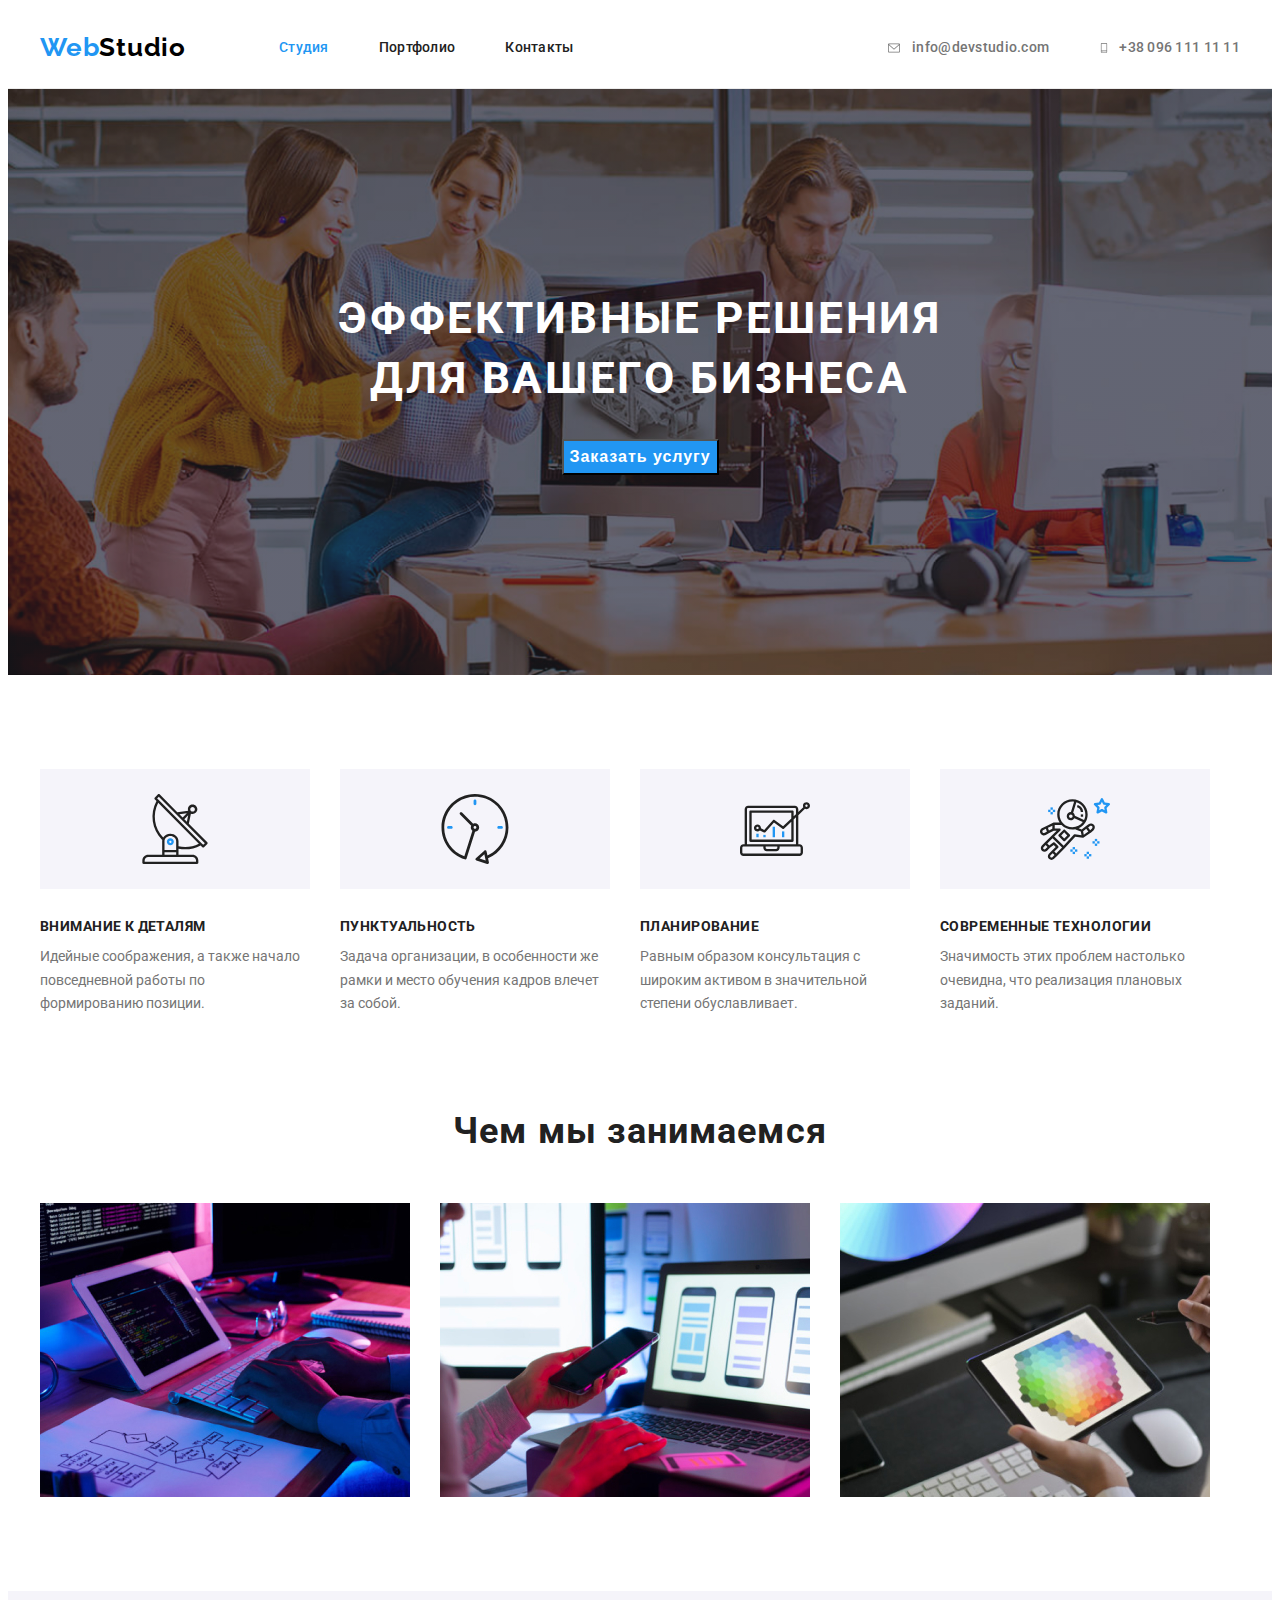
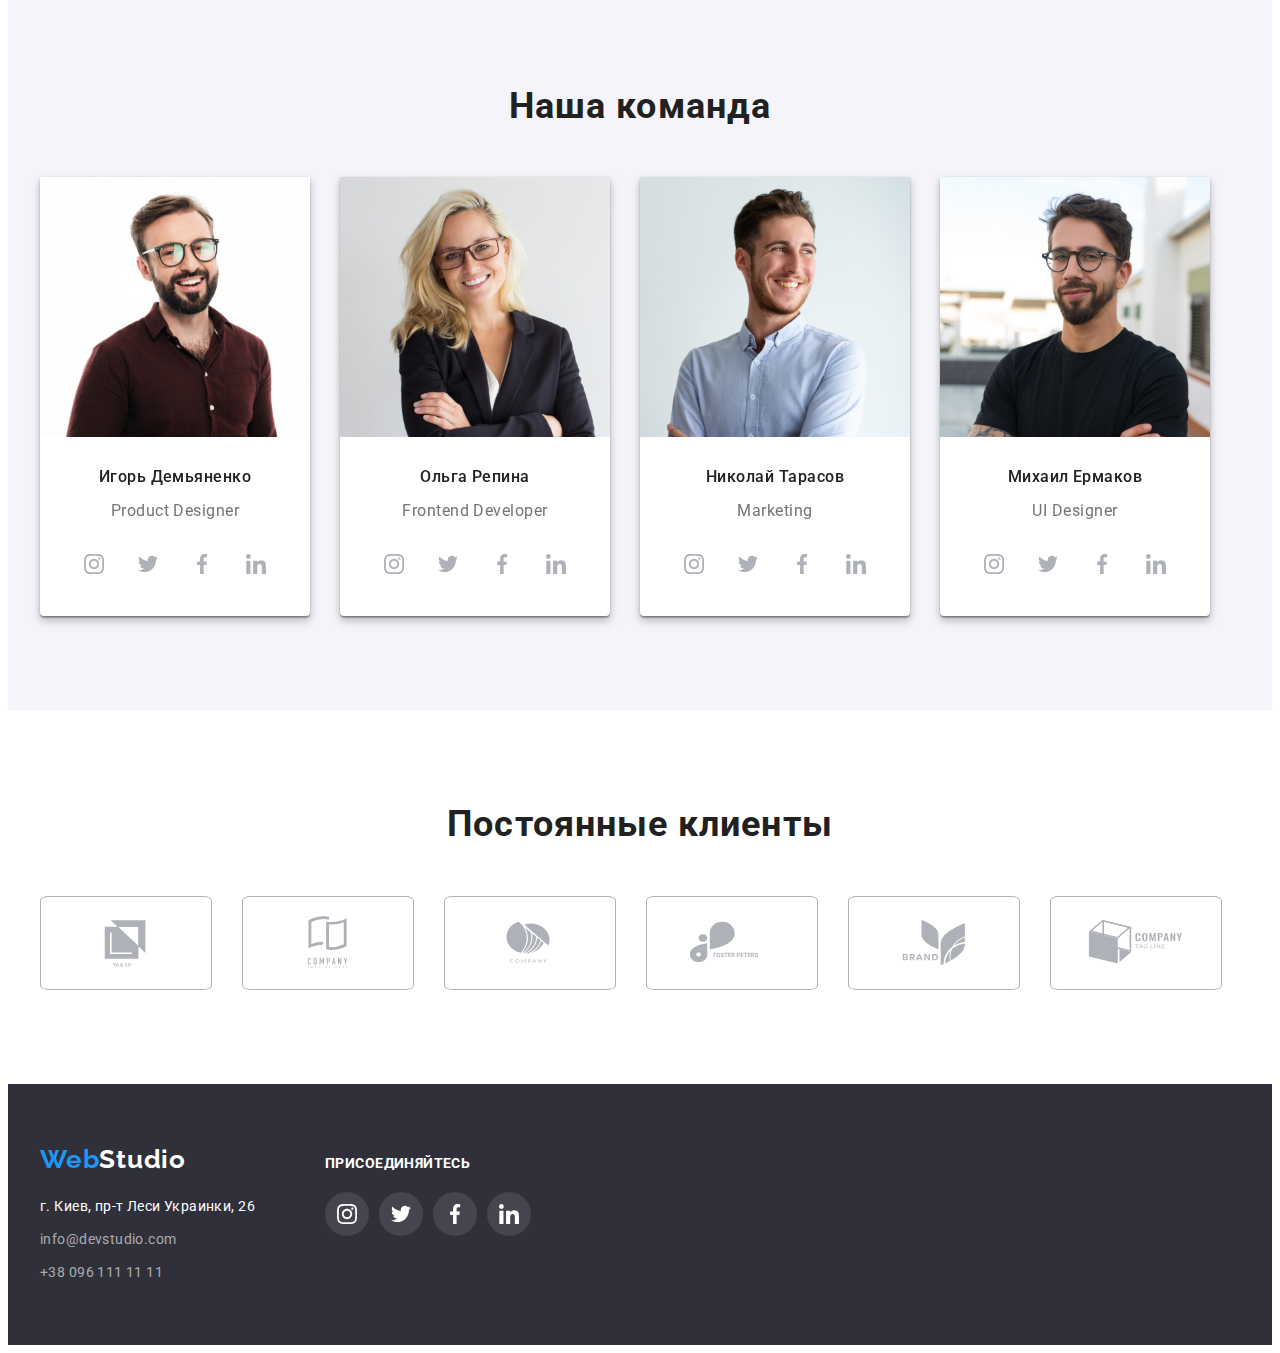
<file: index.html>
<!DOCTYPE html>
<html lang="en">

<head>
    <link rel=“preconnect” href=“https://fonts.gstatic.com”>
    <meta charset="UTF-8" />
    <link rel="preconnect" href="https://fonts.googleapis.com">
    <link rel="preconnect" href="https://fonts.gstatic.com" crossorigin>
    <link href="https://fonts.googleapis.com/css2?family=Raleway:wght@700&family=Roboto:wght@400;500;700;900&display=swap"
        rel="stylesheet">
    <title>Эффективные решения для вашего бизнеса</title>
   
    <link rel="stylesheet" href="https://cdnjs.cloudflare.com/ajax/libs/modern-normalize/1.1.0/modern-normalize.min.css"
        integrity="sha512-wpPYUAdjBVSE4KJnH1VR1HeZfpl1ub8YT/NKx4PuQ5NmX2tKuGu6U/JRp5y+Y8XG2tV+wKQpNHVUX03MfMFn9Q=="
           crossorigin="anonymous" referrerpolicy="no-referrer" />
    <link rel="stylesheet" href="css/style.css">
</head>

<body>
        <header class="header">
            <div class="container container-header">

                    <a class="header-logo link" href="index.html">
                    <span class="web">Web</span>Studio
                    </a>

                    <nav class="header-nav">
                        
                        <ul class="header-nav-list">
                            <li class="header-nav-list-item list"><a class="header-link link current" href="index.html">Студия</a></li>
                            <li class="header-nav-list-item list"><a class="header-link link" href="portfolio.html" rel="noopener noreferrer">Портфолио</a></li>
                            <li class="header-nav-list-item list"><a class="header-link link" href="">Контакты</a></li>
                        </ul>                                                        
                        
                    </nav>
                        

                    <ul class="contacts-list">
                        <li class="list contact-list-item contact-mail"><a class="contacts link" href="mailto:info@devstudio.com"><svg class="icon-mail"><use href="./images/sprite.svg#icon-envelope" width="16"  height="12"></use></svg>info@devstudio.com</a></li>
                        <li class="list contact-list-item contact-telefon"><a class="contacts link telefon" href="tel:+380961111111"><svg class="icon-telefon">
                            <use href="./images/sprite.svg#icon-smartphone" width="10" height="16"></use>
                        </svg>+38 096 111 11 11</a></li>
                    </ul>
            </div>
        </header>
        

<main>
        
        <section class="hero section">
            <div class="container hero-container">
                    <h1 class="hero-titel">Эффективные решения <br>
                        для вашего бизнеса</h1>
                    <button class="hero-button" type="button">Заказать услугу</button>
                </div>
        </section>

        

        
        <section class="main section">

            <div class="container">
                
                <ul class="main-list">
                    
                    <li class="main-list-item list icon-antena">
                        <h3 class="main-list-title">Внимание к деталям</h3>
                        <p class="main-list-text">Идейные соображения, а также начало повседневной работы по формированию позиции.</p></li>
                    
                    <li class="main-list-item list icon-clock">
                        <h3 class="main-list-title">Пунктуальность</h3>
                        <p class="main-list-text">Задача организации, в особенности же рамки и место обучения кадров влечет за собой.</p></li>
                    
                    <li class="main-list-item list  icon-computer">
                        <h3 class="main-list-title">Планирование</h3>
                        <p class="main-list-text">Равным образом консультация с широким активом в значительной степени обуславливает.</p></li>
                    
                    <li class="main-list-item list icon-astronaut">
                        <h3 class="main-list-title">Современные технологии</h3>
                        <p class="main-list-text">Значимость этих проблем настолько очевидна, что реализация плановых заданий.</p></li>
                </ul>

            </div>

        </section>

        
        <section class="section-first section">
            
            <div class="container container-first">
                
                <h2 class="section-title">Чем мы занимаемся</h2>

                <ul class="section-list">
                    <li class="section-list-item list"><img src="images/box1.jpg" alt="Печатает" width="370"/></li>
                    <li class="section-list-item list"><img src="images/box2.jpg" alt="Телефон в руке" width="370"/></li>
                    <li class="section-list-item list"><img src="images/box3.jpg" alt="Планшет в руке" width="370"/></li>
                </ul>

            </div>

        </section>
            

        <section class="section-second section">
            <div class="container">
                <h2 class="section-command">Наша команда</h2>

                <ul class="section-command-list">
                    <li class="section-command-item list"><img class="img-comand" src="images/ИгорьДемьяненко.jpg" alt="Игорь Демьяненко" width="270">
                        <div class="section-command-card">
                            <h3 class="section-command-title">Игорь Демьяненко</h3>
                            <p class="section-command-text">Product Designer</p>
                            
                            
                                
                                <ul class="master-socials socials">

                                    <li class="social-item list">
                                        <a href="https://www.instagram.com/" class="social-link link"  target="_blank">
                                            <svg class="social-icon" width="20px" height="20">
                                            <use href="./images/sprite.svg#icon-instagram"></use>
                                            </svg>
                                        </a>
                                    </li>

                                    <li class="social-item list">
                                        <a href="https://twitter.com/" class="social-link link" target="_blank">
                                            <svg class="social-icon" width="20px" height="20">
                                            <use href="./images/sprite.svg#icon-twitter"></use>
                                            </svg>
                                        </a>
                                    </li>

                                    <li class="social-item list">
                                        <a href="https://www.facebook.com/" class="social-link link" target="_blank">
                                            <svg class="social-icon" width="20px" height="20">
                                            <use href="./images/sprite.svg#icon-facebook"></use>
                                            </svg>
                                        </a>
                                    </li>

                                    <li class="social-item list">
                                        <a href="https://www.linkedin.com/" class="social-link link" target="_blank">
                                            <svg class="social-icon" width="20px" height="20">
                                            <use href="./images/sprite.svg#icon-linkedin"></use>
                                            </svg>
                                        </a>
                                    </li>
                                </ul>                                                     
                                
                                
                            
                        </div>
                    </li>
                    <li class="section-command-item list"><img class="img-comand" src="images/ОльгаРепина.jpg" alt="Ольга Репина" width="270">
                        <div class="section-command-card">
                            <h3 class="section-command-title">Ольга Репина</h3>
                            <p class="section-command-text">Frontend Developer</p>
                            
                                <ul class="master-socials socials">

                                        <li class="social-item list">
                                            <a href="https://www.instagram.com/" class="social-link link" target="_blank">
                                                <svg class="social-icon" width="20px" height="20">
                                                <use href="./images/sprite.svg#icon-instagram"></use>
                                                </svg>
                                            </a>
                                        </li>

                                        <li class="social-item list">
                                            <a href="https://twitter.com/" class="social-link link" target="_blank">
                                                <svg class="social-icon" width="20px" height="20">
                                                <use href="./images/sprite.svg#icon-twitter"></use>
                                                </svg>
                                            </a>
                                        </li>

                                        <li class="social-item list">
                                            <a href="https://www.facebook.com/" class="social-link link" target="_blank">
                                                <svg class="social-icon" width="20px" height="20">
                                                <use href="./images/sprite.svg#icon-facebook"></use>
                                                </svg>
                                            </a>
                                        </li>

                                        <li class="social-item list">
                                            <a href="https://www.linkedin.com/" class="social-link link" target="_blank">
                                                <svg class="social-icon" width="20px" height="20">
                                                <use href="./images/sprite.svg#icon-linkedin"></use>
                                                </svg>
                                            </a>
                                        </li>
                                    </ul>

                    </li>
                    <li class="section-command-item list"><img class="img-comand" src="images/НиколайТарасов.jpg" alt="Николай Тарасов" width="270">
                        <div class="section-command-card">
                            <h3 class="section-command-title">Николай Тарасов</h3>
                            <p class="section-command-text">Marketing</p>
                            
                                <ul class="master-socials socials">

                                        <li class="social-item list">
                                            <a href="https://www.instagram.com/" class="social-link link" target="_blank">
                                                <svg class="social-icon" width="20px" height="20">
                                                <use href="./images/sprite.svg#icon-instagram"></use>
                                                </svg>
                                            </a>
                                        </li>

                                        <li class="social-item list">
                                            <a href="https://twitter.com/" class="social-link link" target="_blank">
                                                <svg class="social-icon" width="20px" height="20">
                                                <use href="./images/sprite.svg#icon-twitter"></use>
                                                </svg>
                                            </a>
                                        </li>

                                        <li class="social-item list">
                                            <a href="https://www.facebook.com/" class="social-link link" target="_blank">
                                                <svg class="social-icon" width="20px" height="20">
                                                <use href="./images/sprite.svg#icon-facebook"></use>
                                                </svg>
                                            </a>
                                        </li>

                                        <li class="social-item list">
                                            <a href="https://www.linkedin.com/" class="social-link link" target="_blank">
                                                <svg class="social-icon" width="20px" height="20">
                                                <use href="./images/sprite.svg#icon-linkedin"></use>
                                                </svg>
                                            </a>
                                        </li>
                                    </ul>
                        </div>
                    </li>
                    <li class="section-command-item list"><img class="img-comand" src="images/МихаилЕрмаков.jpg" alt="Михаил Ермаков" width="270">
                        <div class="section-command-card">
                            <h3 class="section-command-title">Михаил Ермаков</h3>
                            <p class="section-command-text">UI Designer</p>
                            
                                <ul class="master-socials socials">

                                        <li class="social-item list">
                                            <a href="https://www.instagram.com/" class="social-link link" target="_blank">
                                                <svg class="social-icon" width="20px" height="20">
                                                <use href="./images/sprite.svg#icon-instagram"></use>
                                                </svg>
                                            </a>
                                        </li>

                                        <li class="social-item list">
                                            <a href="https://twitter.com/" class="social-link link" target="_blank">
                                                <svg class="social-icon" width="20px" height="20">
                                                <use href="./images/sprite.svg#icon-twitter"></use>
                                                </svg>
                                            </a>
                                        </li>

                                        <li class="social-item list">
                                            <a href="https://www.facebook.com/" class="social-link link" target="_blank">
                                                <svg class="social-icon" width="20px" height="20">
                                                <use href="./images/sprite.svg#icon-facebook"></use>
                                                </svg>
                                            </a>
                                        </li>

                                        <li class="social-item list">
                                            <a href="https://www.linkedin.com/" class="social-link link" target="_blank">
                                                <svg class="social-icon" width="20px" height="20">
                                                <use href="./images/sprite.svg#icon-linkedin"></use>
                                                </svg>
                                            </a>
                                        </li>
                                    </ul>
                        </div>
                    </li>
                </ul>
            </div>
        </section>

        <section class="client">

                <div class="container">
                    <h2 class="client-titel">Постоянные клиенты</h2>
                    
                    <ul class="client-list list">
                        <li class="client-list-item list">
                            <a href="" class="client-list-link link">
                                <svg class="client-icon">
                                <use href="./images/sprite.svg#icon-Logo1" width="106" height="60"></use>
                                </svg>
                            </a>
                            
                        </li>
                        <li class="client-list-item list">
                            <a href="" class="client-list-link link">
                                <svg class="client-icon">
                                <use href="./images/sprite.svg#icon-Logo2" width="106" height="60"></use>
                                </svg>
                            </a>
                            
                        </li>
                        <li class="client-list-item list">
                            <a href="" class="client-list-link link">
                                <svg class="client-icon">
                                <use href="./images/sprite.svg#icon-Logo3" width="106" height="60"></use>
                                </svg>
                            </a>
                            
                        </li>
                        <li class="client-list-item list">
                            <a href="" class="client-list-link link">
                                <svg class="client-icon">
                                <use href="./images/sprite.svg#icon-Logo4" width="106" height="60"></use>
                                </svg>
                            </a>
                            
                        </li>
                        <li class="client-list-item list">
                            <a href="" class="client-list-link link">
                                <svg class="client-icon">
                                <use href="./images/sprite.svg#icon-Logo5" width="106" height="60"></use>
                                </svg>
                            </a>
                            
                        </li>
                        <li class="client-list-item list">
                            <a href="" class="client-list-link link">
                                <svg class="client-icon">
                                <use href="./images/sprite.svg#icon-Logo6" width="106" height="60"></use>
                                </svg>
                            </a>
                            
                        </li>
                    </ul>
                </div>

        </section>

    </main>

    <footer class="footer">
        <div class="container">

            <div>
            <a class="footer-logo link" href="">
                <span class="web">Web</span><span class="studio-footer">Studio</span> 
            </a>

            
                <address class="adress">
                    <p class="adress-text">г. Киев, пр-т Леси Украинки, 26</p>
                    <a class="contacts-footer link" href="mailto:info@devstudio.com">info@devstudio.com</a>
                    <a class="contacts-footer link" href="tel:+380961111111">+38 096 111 11 11</a>
                </address>
            
            </div>
         

         
            <div class="footer-socials-container">
            <h3 class="footer-titel">ПРИСОЕДИНЯЙТЕСЬ</h3>
            <ul class="footer-socials socials">
            
                <li class="social-item-footer">
                    <a href="https://www.instagram.com/" class="social-link-footer link" target="_blank">
                        <svg class="social-icon" width="20px" height="20">
                            <use href="./images/sprite.svg#icon-instagram"></use>
                        </svg>
                    </a>
                </li>
            
                <li class="social-item-footer">
                    <a href="https://twitter.com/" class="social-link-footer link" target="_blank">
                        <svg class="social-icon" width="20px" height="20">
                            <use href="./images/sprite.svg#icon-twitter"></use>
                        </svg>
                    </a>
                </li>
            
                <li class="social-item-footer">
                    <a href="https://www.facebook.com/" class="social-link-footer link" target="_blank">
                        <svg class="social-icon" width="20px" height="20">
                            <use href="./images/sprite.svg#icon-facebook"></use>
                        </svg>
                    </a>
                </li>
            
                <li class="social-item-footer">
                    <a href="https://www.linkedin.com/" class="social-link-footer link" target="_blank">
                        <svg class="social-icon" width="20px" height="20">
                            <use href="./images/sprite.svg#icon-linkedin"></use>
                        </svg>
                    </a>
                </li>
            </ul>
            </div>
        </div>
       
    </footer>
    
</body>

</html>
</file>
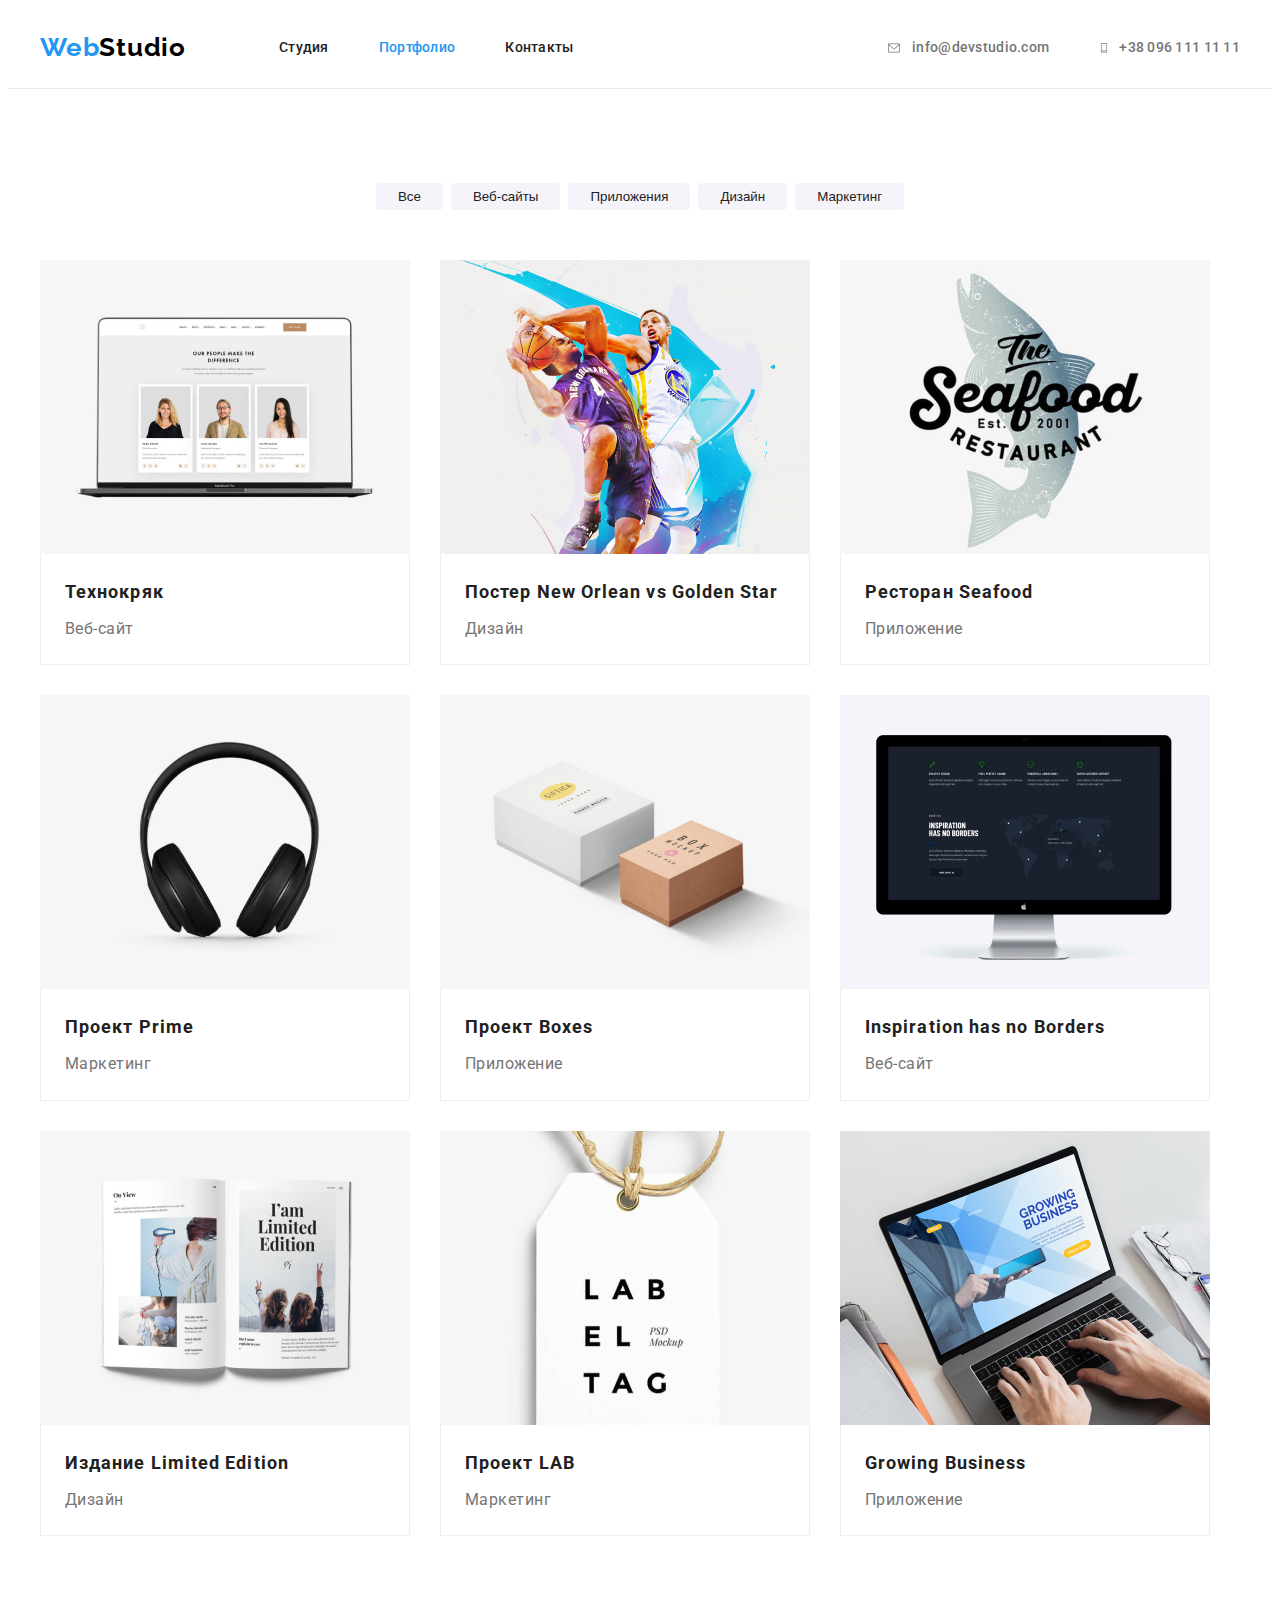
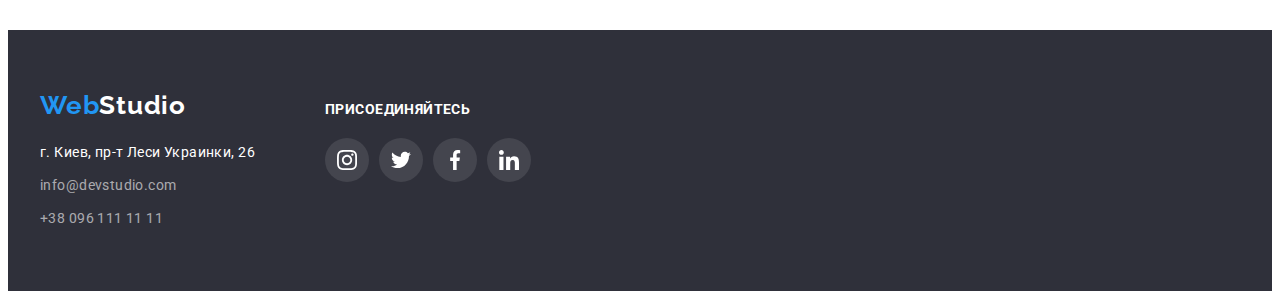
<file: portfolio.html>
<!DOCTYPE html>
<html lang="en">
<head>
    <link rel=“preconnect” href=“https://fonts.gstatic.com”>
   
    <meta charset="UTF-8" />
    <link rel="preconnect" href="https://fonts.googleapis.com">
    <link rel="preconnect" href="https://fonts.gstatic.com" crossorigin>
    <link
        href="https://fonts.googleapis.com/css2?family=Raleway:wght@700&family=Roboto:wght@400;500;700;900&display=swap"
        rel="stylesheet">
    <title>Эффективные решения для вашего бизнеса</title>
    <link rel="stylesheet" href="https://cdnjs.cloudflare.com/ajax/libs/modern-normalize/1.1.0/modern-normalize.min.css"
        integrity="sha512-wpPYUAdjBVSE4KJnH1VR1HeZfpl1ub8YT/NKx4PuQ5NmX2tKuGu6U/JRp5y+Y8XG2tV+wKQpNHVUX03MfMFn9Q=="
        crossorigin="anonymous" referrerpolicy="no-referrer" />
    <link rel="stylesheet" href="css/style.css">
</head>
<body>
            <header class="header">
                <div class="container container-header">
            
                    <a class="header-logo link" href="index.html">
                        <span class="web">Web</span>Studio
                    </a>
            
                    <nav class="header-nav">
            
                        <ul class="header-nav-list">
                            <li class="header-nav-list-item list"><a class="header-link link" href="index.html">Студия</a>
                            </li>
                            <li class="header-nav-list-item list"><a class="header-link link current" href="portfolio.html"
                                    rel="noopener noreferrer">Портфолио</a></li>
                            <li class="header-nav-list-item list"><a class="header-link link" href="">Контакты</a></li>
                        </ul>
            
                    </nav>
            
            
                    <ul class="contacts-list">
                        <li class="list contact-list-item contact-mail"><a class="contacts link"
                                href="mailto:info@devstudio.com"><svg class="icon-mail">
                                    <use href="./images/sprite.svg#icon-envelope" width="16" height="12"></use>
                                </svg>info@devstudio.com</a></li>
                        <li class="list contact-list-item contact-telefon"><a class="contacts link telefon"
                                href="tel:+380961111111"><svg class="icon-telefon">
                                    <use href="./images/sprite.svg#icon-smartphone" width="10" height="16"></use>
                                </svg>+38 096 111 11 11</a></li>
                    </ul>
                </div>
            </header>
    
    <main>
        
        <section class="section-portfolio">

            <div class="container">

                <ul class="button-list">                
                    <li class="button-list-item list"><button class="hero-button-portfolio" type="button">Все</button></li> 
                    <li class="button-list-item list"><button class="hero-button-portfolio" type="button">Веб-сайты</button></li>
                    <li class="button-list-item list"><button class="hero-button-portfolio" type="button">Приложения</button></li>
                    <li class="button-list-item list"><button class="hero-button-portfolio" type="button">Дизайн</button></li>
                    <li class="button-list-item list"><button class="hero-button-portfolio" type="button">Маркетинг</button></li>
                </ul>
            
               
            
                <ul class="main-portfolio-list">

                    <li class="main-portfolio-list-item list"> 
                        <a class="prtfolio-pics" href=""> <img class="portfolio-img" src="images/Portfolio/img.jpg" alt="Экран монитора" width="370">
                            <div class="main-portfolio-content">
                                <h3 class="main-portfolio-titel">Технокряк</h3>
                                <p class="main-portfolio-text">Веб-сайт</p>
                            </div>
                        </a>
                    </li>
                    

                    <li class="main-portfolio-list-item list"> 
                        <a class="prtfolio-pics" href=""> <img class="portfolio-img" src="images/Portfolio/img1.jpg" alt="Баскетболисты" width="370">
                            <div class="main-portfolio-content">
                                <h3 class="main-portfolio-titel">Постер New Orlean vs Golden Star</h3>
                                <p class="main-portfolio-text">Дизайн</p>
                            </div>
                        </a>
                    </li>

                    <li class="main-portfolio-list-item list"> 
                        <a class="prtfolio-pics" href=""> <img class="portfolio-img" src="images/Portfolio/img2.jpg" alt="Логотип ресторана" width="370">
                            <div class="main-portfolio-content">
                                <h3 class="main-portfolio-titel">Ресторан Seafood</h3>
                                <p class="main-portfolio-text">Приложение</p>
                            </div>
                        </a>
                    </li>

                    <li class="main-portfolio-list-item list"> 
                        <a class="prtfolio-pics" href=""> <img class="portfolio-img" src="images/Portfolio/img3.jpg" alt="Наушники" width="370">
                            <div class="main-portfolio-content">
                                <h3 class="main-portfolio-titel">Проект Prime</h3>
                                <p class="main-portfolio-text">Маркетинг</p>
                            </div>
                        </a>
                    </li>

                    <li class="main-portfolio-list-item list"> 
                        <a class="prtfolio-pics" href=""> <img class="portfolio-img" src="images/Portfolio/img4.jpg" alt="Кубики" width="370">
                            <div class="main-portfolio-content">
                                <h3 class="main-portfolio-titel">Проект Boxes</h3>
                                <p class="main-portfolio-text">Приложение</p>
                            </div>
                        </a>
                    </li>

                    <li class="main-portfolio-list-item list"> 
                        <a class="prtfolio-pics" href=""> <img class="portfolio-img" src="images/Portfolio/img5.jpg" alt="Монитор" width="370">
                            <div class="main-portfolio-content">
                                <h3 class="main-portfolio-titel">Inspiration has no Borders</h3>
                                <p class="main-portfolio-text">Веб-сайт</p>
                            </div>
                        </a>
                    </li>

                    <li class="main-portfolio-list-item list"> 
                        <a class="prtfolio-pics" href=""> <img class="portfolio-img" src="images/Portfolio/img6.jpg" alt="Открытая книга" width="370">
                            <div class="main-portfolio-content">
                                <h3 class="main-portfolio-titel">Издание Limited Edition</h3>
                                <p class="main-portfolio-text">Дизайн</p>
                            </div>
                        </a>
                    </li>

                    <li class="main-portfolio-list-item list"> 
                        <a class="prtfolio-pics" href=""> <img class="portfolio-img" src="images/Portfolio/img7.jpg" alt="Лейба" width="370">
                            <div class="main-portfolio-content">
                                <h3 class="main-portfolio-titel">Проект LAB</h3>
                                <p class="main-portfolio-text">Маркетинг</p>
                            </div>
                        </a>
                    </li>

                    <li class="main-portfolio-list-item list"> 
                        <a class="prtfolio-pics" href=""> <img class="portfolio-img" src="images/Portfolio/img8.jpg" alt="Печатает на ноутбуке" width="370">
                            <div class="main-portfolio-content">
                                <h3 class="main-portfolio-titel">Growing Business</h3>
                                <p class="main-portfolio-text">Приложение</p>
                            </div>
                        </a>
                    </li>

                </ul>
            </div>
        </section>
    </main>
        
        <footer class="footer">
            <div class="container">
        
                <div>
                    <a class="footer-logo link" href="">
                        <span class="web">Web</span><span class="studio-footer">Studio</span>
                    </a>
        
        
                    <address class="adress">
                        <p class="adress-text">г. Киев, пр-т Леси Украинки, 26</p>
                        <a class="contacts-footer link" href="mailto:info@devstudio.com">info@devstudio.com</a>
                        <a class="contacts-footer link" href="tel:+380961111111">+38 096 111 11 11</a>
                    </address>
        
                </div>
        
        
        
                <div class="footer-socials-container">
                    <h3 class="footer-titel">ПРИСОЕДИНЯЙТЕСЬ</h3>
                    <ul class="footer-socials socials">
        
                        <li class="social-item-footer">
                            <a href="https://www.instagram.com/" class="social-link-footer link" target="_blank">
                                <svg class="social-icon" width="20px" height="20">
                                    <use href="./images/sprite.svg#icon-instagram"></use>
                                </svg>
                            </a>
                        </li>
        
                        <li class="social-item-footer">
                            <a href="https://twitter.com/" class="social-link-footer link" target="_blank">
                                <svg class="social-icon" width="20px" height="20">
                                    <use href="./images/sprite.svg#icon-twitter"></use>
                                </svg>
                            </a>
                        </li>
        
                        <li class="social-item-footer">
                            <a href="https://www.facebook.com/" class="social-link-footer link" target="_blank">
                                <svg class="social-icon" width="20px" height="20">
                                    <use href="./images/sprite.svg#icon-facebook"></use>
                                </svg>
                            </a>
                        </li>
        
                        <li class="social-item-footer">
                            <a href="https://www.linkedin.com/" class="social-link-footer link" target="_blank">
                                <svg class="social-icon" width="20px" height="20">
                                    <use href="./images/sprite.svg#icon-linkedin"></use>
                                </svg>
                            </a>
                        </li>
                    </ul>
                </div>
            </div>
        
        </footer>
    
</body>
</html>
</file>
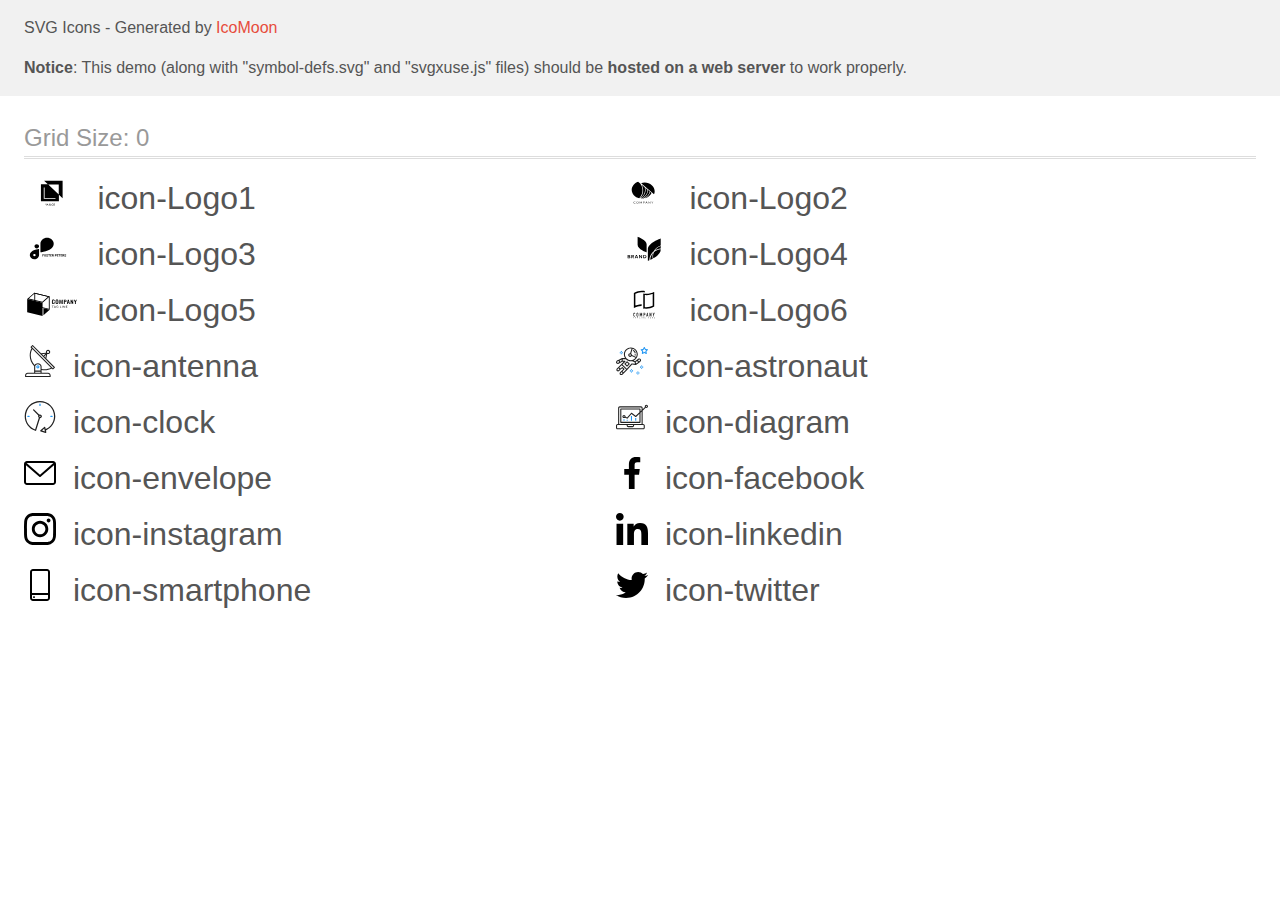
<file: svg/icomoon/demo-external-svg.html>
<!doctype html>
<html>
<head>
    <title>IcoMoon - SVG Icons</title>
    <meta charset="utf-8">
    <meta name="viewport" content="width=device-width, initial-scale=1">
    <link rel="stylesheet" href="demo-files/demo.css">
    <link rel="stylesheet" href="style.css">
</head>
<body>
<header class="bgc1 clearfix">
<div class="mhl">
    <p>SVG Icons - Generated by <a href="https://icomoon.io/app">IcoMoon</a></p><p><strong>Notice</strong>: This demo (along with "symbol-defs.svg" and "svgxuse.js" files) should be <b>hosted on a web server</b> to work properly.</p>
</div>
</header>
    <div class="clearfix mhl ptl">
        <h1 class="mvm mtn fgc1">Grid Size: 0</h1>
        <div class="glyph fs1">
            <div class="clearfix pbs">
                <svg class="icon icon-Logo1"><use xlink:href="symbol-defs.svg#icon-Logo1"></use></svg><span class="name"> icon-Logo1</span>
            </div>
        </div>
        <div class="glyph fs1">
            <div class="clearfix pbs">
                <svg class="icon icon-Logo2"><use xlink:href="symbol-defs.svg#icon-Logo2"></use></svg><span class="name"> icon-Logo2</span>
            </div>
        </div>
        <div class="glyph fs1">
            <div class="clearfix pbs">
                <svg class="icon icon-Logo3"><use xlink:href="symbol-defs.svg#icon-Logo3"></use></svg><span class="name"> icon-Logo3</span>
            </div>
        </div>
        <div class="glyph fs1">
            <div class="clearfix pbs">
                <svg class="icon icon-Logo4"><use xlink:href="symbol-defs.svg#icon-Logo4"></use></svg><span class="name"> icon-Logo4</span>
            </div>
        </div>
        <div class="glyph fs1">
            <div class="clearfix pbs">
                <svg class="icon icon-Logo5"><use xlink:href="symbol-defs.svg#icon-Logo5"></use></svg><span class="name"> icon-Logo5</span>
            </div>
        </div>
        <div class="glyph fs1">
            <div class="clearfix pbs">
                <svg class="icon icon-Logo6"><use xlink:href="symbol-defs.svg#icon-Logo6"></use></svg><span class="name"> icon-Logo6</span>
            </div>
        </div>
        <div class="glyph fs1">
            <div class="clearfix pbs">
                <svg class="icon icon-antenna"><use xlink:href="symbol-defs.svg#icon-antenna"></use></svg><span class="name"> icon-antenna</span>
            </div>
        </div>
        <div class="glyph fs1">
            <div class="clearfix pbs">
                <svg class="icon icon-astronaut"><use xlink:href="symbol-defs.svg#icon-astronaut"></use></svg><span class="name"> icon-astronaut</span>
            </div>
        </div>
        <div class="glyph fs1">
            <div class="clearfix pbs">
                <svg class="icon icon-clock"><use xlink:href="symbol-defs.svg#icon-clock"></use></svg><span class="name"> icon-clock</span>
            </div>
        </div>
        <div class="glyph fs1">
            <div class="clearfix pbs">
                <svg class="icon icon-diagram"><use xlink:href="symbol-defs.svg#icon-diagram"></use></svg><span class="name"> icon-diagram</span>
            </div>
        </div>
        <div class="glyph fs1">
            <div class="clearfix pbs">
                <svg class="icon icon-envelope"><use xlink:href="symbol-defs.svg#icon-envelope"></use></svg><span class="name"> icon-envelope</span>
            </div>
        </div>
        <div class="glyph fs1">
            <div class="clearfix pbs">
                <svg class="icon icon-facebook"><use xlink:href="symbol-defs.svg#icon-facebook"></use></svg><span class="name"> icon-facebook</span>
            </div>
        </div>
        <div class="glyph fs1">
            <div class="clearfix pbs">
                <svg class="icon icon-instagram"><use xlink:href="symbol-defs.svg#icon-instagram"></use></svg><span class="name"> icon-instagram</span>
            </div>
        </div>
        <div class="glyph fs1">
            <div class="clearfix pbs">
                <svg class="icon icon-linkedin"><use xlink:href="symbol-defs.svg#icon-linkedin"></use></svg><span class="name"> icon-linkedin</span>
            </div>
        </div>
        <div class="glyph fs1">
            <div class="clearfix pbs">
                <svg class="icon icon-smartphone"><use xlink:href="symbol-defs.svg#icon-smartphone"></use></svg><span class="name"> icon-smartphone</span>
            </div>
        </div>
        <div class="glyph fs1">
            <div class="clearfix pbs">
                <svg class="icon icon-twitter"><use xlink:href="symbol-defs.svg#icon-twitter"></use></svg><span class="name"> icon-twitter</span>
            </div>
        </div>
  </div>
<script defer src="svgxuse.js"></script>
</body>
</html>
</file>
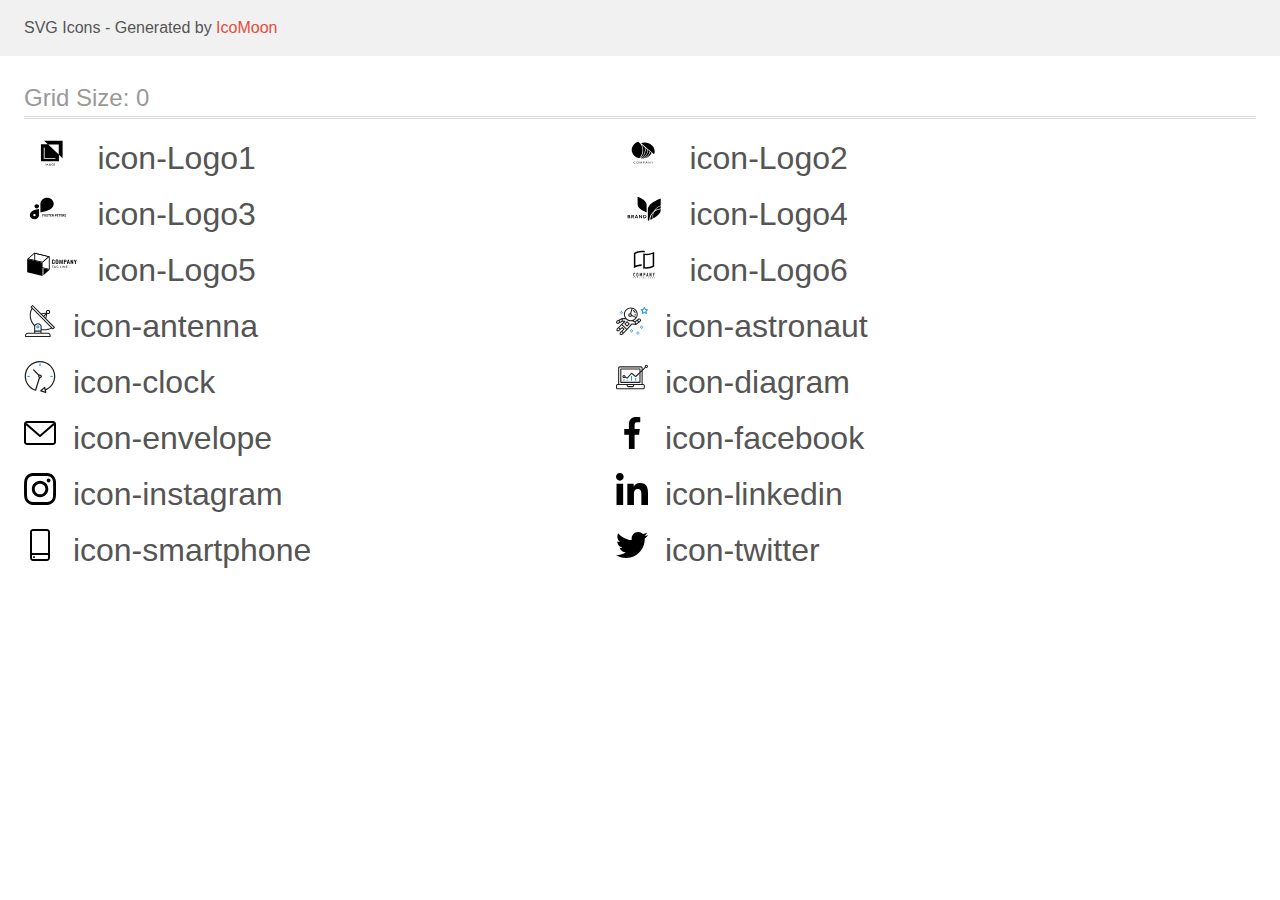
<file: svg/icomoon/demo.html>
<!doctype html>
<html>
<head>
    <title>IcoMoon - SVG Icons</title>
    <meta charset="utf-8">
    <meta name="viewport" content="width=device-width, initial-scale=1">
    <link rel="stylesheet" href="demo-files/demo.css">
    <link rel="stylesheet" href="style.css">
</head>
<body>
<svg aria-hidden="true" style="position: absolute; width: 0; height: 0; overflow: hidden;" version="1.1" xmlns="http://www.w3.org/2000/svg" xmlns:xlink="http://www.w3.org/1999/xlink">
<defs>
<symbol id="icon-Logo1" viewBox="0 0 57 32">
<path d="M20.267 3.733l3.738 3.538-6.938-0.004v17.167h18.133v-6.564l3.733 3.534v-17.671h-18.667zM35.036 17.455l-10.597-10.032h10.597v10.032zM31.746 21.923h-11.81v-11.545h0.835v10.763h10.975v0.781zM22.725 26.72l-0.436 0.899-0.436-0.899h-0.366l0.637 1.198v0.698h0.331v-0.698l0.635-1.198h-0.364zM23.274 28.616l0.154-0.442h0.734l0.155 0.442h0.344l-0.717-1.896h-0.296l-0.716 1.896h0.342zM23.794 27.123l0.275 0.786h-0.549l0.275-0.787zM25.531 27.863c-0.045 0.067-0.071 0.149-0.071 0.238 0 0.001 0 0.002 0 0.003v-0c0 0.16 0.056 0.29 0.168 0.389s0.263 0.149 0.45 0.149c0.188 0 0.349-0.051 0.485-0.153l0.107 0.126h0.367l-0.278-0.33c0.109-0.149 0.164-0.341 0.164-0.574h-0.275c0 0.128-0.027 0.244-0.079 0.348l-0.366-0.432 0.129-0.094c0.078-0.053 0.144-0.119 0.195-0.195l0.002-0.003c0.038-0.061 0.060-0.136 0.060-0.216 0-0.001 0-0.002 0-0.003v0c0-0.002 0-0.005 0-0.007 0-0.117-0.051-0.221-0.132-0.293l-0-0c-0.084-0.076-0.197-0.123-0.32-0.123-0.007 0-0.013 0-0.020 0l0.001-0c-0.153 0-0.274 0.044-0.364 0.13s-0.135 0.203-0.135 0.352c0 0.061 0.014 0.123 0.043 0.189 0.030 0.065 0.082 0.144 0.155 0.237-0.14 0.101-0.235 0.188-0.282 0.261zM26.387 28.283c-0.081 0.066-0.185 0.106-0.299 0.107h-0c-0.005 0-0.010 0-0.015 0-0.082 0-0.156-0.031-0.212-0.083l0 0c-0.052-0.052-0.085-0.123-0.085-0.203 0-0.004 0-0.007 0-0.011l-0 0.001c0-0.101 0.052-0.192 0.156-0.271l0.041-0.029 0.414 0.489zM26.047 27.443c-0.090-0.11-0.134-0.202-0.134-0.275 0-0.063 0.019-0.116 0.055-0.157 0.034-0.039 0.084-0.063 0.139-0.063 0.003 0 0.005 0 0.008 0h-0c0.002-0 0.004-0 0.007-0 0.052 0 0.1 0.020 0.135 0.054l-0-0c0.037 0.035 0.056 0.077 0.056 0.126 0 0.002 0 0.005 0 0.007 0 0.071-0.031 0.134-0.080 0.177l-0 0-0.041 0.032-0.145 0.099zM29.133 28.473c0.13-0.114 0.205-0.272 0.224-0.474h-0.328c-0.018 0.135-0.059 0.232-0.124 0.29s-0.163 0.087-0.292 0.087c-0.141 0-0.249-0.054-0.323-0.162s-0.11-0.264-0.11-0.469v-0.167c0.002-0.203 0.041-0.355 0.117-0.46 0.077-0.105 0.188-0.157 0.331-0.157 0.123 0 0.217 0.030 0.28 0.091s0.104 0.158 0.12 0.294h0.328c-0.021-0.207-0.095-0.368-0.222-0.482s-0.296-0.171-0.506-0.171c-0.155 0-0.292 0.037-0.411 0.111-0.119 0.076-0.213 0.183-0.27 0.31l-0.002 0.005c-0.060 0.133-0.096 0.288-0.096 0.451 0 0.008 0 0.016 0 0.023l-0-0.001v0.177c0.003 0.174 0.035 0.327 0.098 0.46s0.151 0.234 0.266 0.306c0.116 0.071 0.249 0.107 0.4 0.107 0.216 0 0.389-0.056 0.519-0.169zM31.069 28.207c0.064-0.141 0.097-0.304 0.097-0.49v-0.105c0-0.006 0-0.013 0-0.020 0-0.169-0.036-0.329-0.102-0.473l0.003 0.007c-0.060-0.134-0.156-0.243-0.274-0.318l-0.003-0.002c-0.119-0.075-0.256-0.112-0.411-0.112s-0.291 0.037-0.411 0.113c-0.119 0.075-0.211 0.182-0.277 0.324-0.062 0.137-0.098 0.297-0.098 0.466 0 0.008 0 0.016 0 0.025l-0-0.001v0.107c0.001 0.181 0.034 0.341 0.099 0.48 0.066 0.139 0.159 0.246 0.279 0.322 0.121 0.075 0.258 0.112 0.411 0.112 0.156 0 0.293-0.037 0.412-0.112 0.119-0.076 0.212-0.183 0.276-0.323zM30.716 27.135c0.080 0.112 0.119 0.274 0.119 0.484v0.099c0 0.213-0.039 0.376-0.118 0.487-0.078 0.111-0.19 0.167-0.336 0.167-0.004 0-0.009 0-0.014 0-0.134 0-0.253-0.067-0.324-0.17l-0.001-0.001c-0.081-0.114-0.121-0.275-0.121-0.483v-0.109c0.002-0.204 0.043-0.362 0.122-0.473 0.071-0.102 0.188-0.168 0.321-0.168 0.005 0 0.010 0 0.014 0l-0.001-0c0.146 0 0.259 0.056 0.338 0.168z"></path>
</symbol>
<symbol id="icon-Logo2" viewBox="0 0 57 32">
<path d="M19.417 26.187c0.009 0 0.017 0.002 0.025 0.005s0.015 0.007 0.021 0.013l-0-0 0.116 0.111c-0.091 0.090-0.202 0.162-0.327 0.211-0.129 0.048-0.278 0.076-0.434 0.076-0.011 0-0.021-0-0.032-0l0.002 0c-0.149 0.003-0.298-0.021-0.436-0.071-0.128-0.046-0.237-0.114-0.33-0.2l0.001 0.001c-0.090-0.085-0.161-0.188-0.21-0.302l-0.002-0.006c-0.047-0.114-0.075-0.246-0.075-0.385 0-0.004 0-0.008 0-0.012v0.001c-0-0.006-0-0.013-0-0.020 0-0.272 0.118-0.516 0.305-0.684l0.001-0.001c0.099-0.087 0.218-0.155 0.349-0.201 0.143-0.048 0.296-0.072 0.45-0.070 0.008-0 0.018-0 0.028-0 0.139 0 0.273 0.024 0.398 0.067l-0.009-0.003c0.115 0.044 0.221 0.104 0.313 0.179l-0.098 0.118c-0.007 0.008-0.015 0.015-0.024 0.021l-0 0c-0.010 0.006-0.021 0.009-0.034 0.009-0.002 0-0.004-0-0.006-0l0 0c-0.016-0.001-0.030-0.005-0.043-0.012l0 0-0.052-0.032-0.073-0.041c-0.066-0.032-0.144-0.057-0.225-0.070l-0.005-0.001c-0.048-0.008-0.104-0.013-0.161-0.013-0.004 0-0.009 0-0.013 0h0.001c-0.003-0-0.007-0-0.011-0-0.112 0-0.219 0.020-0.319 0.055l0.007-0.002c-0.098 0.034-0.182 0.085-0.254 0.15l0.001-0.001c-0.073 0.068-0.128 0.149-0.164 0.237-0.038 0.089-0.059 0.193-0.059 0.302 0 0.004 0 0.008 0 0.011v-0.001c-0 0.004-0 0.008-0 0.013 0 0.11 0.022 0.215 0.061 0.311l-0.002-0.005c0.036 0.087 0.091 0.167 0.162 0.236 0.067 0.064 0.149 0.115 0.242 0.147 0.095 0.034 0.196 0.051 0.299 0.051 0.059 0.001 0.119-0.003 0.178-0.010 0.148-0.015 0.28-0.074 0.385-0.164l-0.001 0.001c0.015-0.012 0.034-0.020 0.055-0.020h0zM22.775 25.629c0 0.003 0 0.008 0 0.012 0 0.138-0.029 0.269-0.081 0.387l0.002-0.006c-0.052 0.12-0.126 0.222-0.218 0.304l-0.001 0.001c-0.097 0.086-0.211 0.154-0.337 0.198l-0.007 0.002c-0.132 0.045-0.284 0.071-0.442 0.071s-0.31-0.026-0.452-0.074l0.010 0.003c-0.132-0.047-0.245-0.115-0.342-0.202l0.001 0.001c-0.093-0.084-0.168-0.187-0.219-0.303l-0.002-0.006c-0.050-0.116-0.078-0.251-0.078-0.393s0.029-0.277 0.081-0.4l-0.003 0.007c0.050-0.115 0.125-0.22 0.221-0.309 0.097-0.085 0.213-0.15 0.341-0.194 0.132-0.046 0.284-0.072 0.442-0.072s0.31 0.026 0.452 0.075l-0.010-0.003c0.129 0.045 0.246 0.114 0.343 0.201 0.096 0.088 0.171 0.192 0.22 0.305 0.054 0.127 0.081 0.261 0.078 0.396zM22.47 25.629c0-0.005 0-0.011 0-0.017 0-0.108-0.020-0.211-0.058-0.305l0.002 0.006c-0.071-0.182-0.216-0.322-0.396-0.384l-0.005-0.001c-0.096-0.033-0.206-0.052-0.321-0.052s-0.225 0.019-0.329 0.054l0.007-0.002c-0.096 0.034-0.178 0.085-0.246 0.15l0-0c-0.068 0.064-0.122 0.143-0.156 0.232l-0.001 0.004c-0.035 0.094-0.055 0.202-0.055 0.316s0.020 0.222 0.058 0.322l-0.002-0.006c0.071 0.182 0.217 0.322 0.399 0.383l0.005 0.001c0.207 0.068 0.435 0.068 0.643 0 0.093-0.033 0.177-0.083 0.245-0.148 0.070-0.069 0.123-0.149 0.156-0.236 0.039-0.101 0.058-0.209 0.055-0.316zM25.067 25.96l0.031 0.070c0.011-0.025 0.021-0.048 0.033-0.070 0.013-0.027 0.026-0.050 0.039-0.072l-0.002 0.003 0.743-1.174c0.015-0.020 0.028-0.033 0.043-0.037s0.033-0.007 0.051-0.007c0.003 0 0.007 0 0.010 0l-0-0h0.22v1.909h-0.26v-1.463c-0.001-0.010-0.001-0.021-0.001-0.033s0-0.023 0.001-0.035l-0 0.002-0.748 1.19c-0.010 0.018-0.025 0.033-0.043 0.043l-0.001 0c-0.018 0.010-0.040 0.016-0.063 0.016-0 0-0.001 0-0.001 0h-0.042c-0 0-0.001 0-0.002 0-0.023 0-0.044-0.006-0.063-0.016l0.001 0c-0.018-0.010-0.033-0.025-0.043-0.043l-0-0.001-0.77-1.198v1.532h-0.251v-1.905h0.219c0.003-0 0.007-0 0.010-0 0.018 0 0.036 0.002 0.052 0.007l-0.001-0c0.018 0.008 0.032 0.021 0.041 0.037l0.759 1.175c0.014 0.020 0.026 0.042 0.037 0.066l0.001 0.003zM27.863 25.865v0.715h-0.29v-1.906h0.649c0.123-0.002 0.244 0.012 0.362 0.042 0.094 0.023 0.181 0.064 0.256 0.119 0.062 0.049 0.111 0.112 0.144 0.184l0.001 0.003c0.035 0.078 0.051 0.161 0.050 0.244 0 0.003 0 0.008 0 0.012 0 0.172-0.082 0.325-0.209 0.422l-0.001 0.001c-0.075 0.057-0.163 0.1-0.258 0.126-0.098 0.028-0.211 0.044-0.327 0.044-0.008 0-0.016-0-0.024-0l-0.351-0.005zM27.863 25.66h0.352c0.076 0.001 0.153-0.009 0.226-0.029 0.062-0.018 0.116-0.046 0.164-0.083l-0.001 0.001c0.082-0.068 0.133-0.169 0.133-0.282 0-0.002 0-0.003-0-0.005v0c0-0.006 0.001-0.013 0.001-0.021 0-0.049-0.011-0.095-0.030-0.137l0.001 0.002c-0.024-0.052-0.059-0.095-0.101-0.13l-0.001-0.001c-0.097-0.065-0.217-0.104-0.345-0.104-0.016 0-0.032 0.001-0.048 0.002l0.002-0h-0.352v0.786zM31.772 26.582h-0.229c-0.001 0-0.003 0-0.004 0-0.022 0-0.043-0.007-0.060-0.018l0 0c-0.016-0.011-0.029-0.026-0.038-0.044l-0-0.001-0.197-0.461h-0.994l-0.205 0.461c-0.018 0.037-0.055 0.062-0.099 0.062-0.001 0-0.002 0-0.003-0h-0.23l0.873-1.909h0.302l0.884 1.909zM30.332 25.874h0.82l-0.346-0.777c-0.027-0.059-0.048-0.118-0.066-0.179l-0.034 0.1c-0.010 0.030-0.021 0.059-0.032 0.081l-0.343 0.775zM33.029 24.683c0.017 0.008 0.032 0.020 0.043 0.034l1.273 1.439v-1.482h0.26v1.909h-0.145c-0.001 0-0.002 0-0.003 0-0.020 0-0.040-0.004-0.057-0.012l0.001 0c-0.018-0.009-0.034-0.021-0.047-0.035l-0-0-1.27-1.438c0.001 0.010 0.001 0.021 0.001 0.033s-0 0.023-0.001 0.034l0-0.002v1.419h-0.26v-1.909h0.154c0.018 0 0.036 0.003 0.052 0.009zM36.748 25.823v0.758h-0.291v-0.757l-0.804-1.15h0.26c0.002-0 0.004-0 0.006-0 0.021 0 0.040 0.006 0.056 0.016l-0-0c0.016 0.013 0.029 0.027 0.039 0.043l0.503 0.742c0.020 0.032 0.038 0.061 0.052 0.089s0.027 0.054 0.037 0.081l0.037-0.082c0.014-0.030 0.031-0.059 0.050-0.087l0.496-0.747c0.011-0.015 0.023-0.029 0.037-0.040l0-0c0.016-0.012 0.036-0.019 0.057-0.019 0.002 0 0.004 0 0.006 0h0.263l-0.805 1.155zM24.923 21.47c0.126 0.014 0.254 0.025 0.384 0.035 1.962-0.763 3.622-2.011 4.772-3.588s1.739-3.415 1.694-5.282l-2.162-1.878c0.439 1.988 0.234 4.043-0.594 5.935s-2.245 3.547-4.094 4.779z"></path>
<path d="M24.151 21.382l0.058 0.011c1.975-1.228 3.481-2.942 4.323-4.922s0.981-4.133 0.4-6.181l-3.080-2.676c1.245 2.199 1.747 4.661 1.445 7.099-0.301 2.437-1.392 4.75-3.147 6.669zM34.596 14.841c-0.523 2.052-1.794 3.902-3.623 5.276-0.5 0.38-1.064 0.737-1.658 1.043l-0.065 0.030c1.49-0.38 2.859-1.053 4.003-1.966s2.030-2.042 2.592-3.3l-1.249-1.084z"></path>
<path d="M34.106 14.539l-1.778-1.545c-0.034 1.762-0.611 3.483-1.669 4.986s-2.562 2.732-4.352 3.559h0.009c0.399 0 0.797-0.021 1.194-0.062 1.673-0.594 3.151-1.538 4.302-2.748s1.94-2.65 2.295-4.189zM24.409 6.485l-2.122-1.845c-1.897 0.637-3.527 1.756-4.68 3.212s-1.772 3.179-1.778 4.946c0.007 1.952 0.763 3.846 2.149 5.383 1.385 1.536 3.321 2.628 5.501 3.101 1.946-2.060 3.085-4.605 3.252-7.266s-0.647-5.299-2.323-7.531zM39.008 14.254c-0.007-2.316-1.070-4.535-2.955-6.173s-4.439-2.561-7.105-2.567c-0.006 0-0.014-0-0.021-0-1.281 0-2.512 0.213-3.66 0.606l0.079-0.024 12.989 11.286c0.423-0.919 0.671-1.995 0.672-3.128v-0z"></path>
</symbol>
<symbol id="icon-Logo3" viewBox="0 0 57 32">
<path d="M12.878 11.255h-0.002c-1.279 0-2.316 0.921-2.316 2.058v0.002c0 1.137 1.037 2.058 2.316 2.058h0.002c1.279 0 2.316-0.922 2.316-2.058v-0.001c0-1.137-1.037-2.059-2.316-2.059zM29.971 10.597c-0.004-1.579-0.711-3.092-1.967-4.209s-2.958-1.745-4.734-1.749c-1.777 0.003-3.481 0.631-4.737 1.748s-1.964 2.63-1.968 4.209v8.706s13.405-1.327 13.406-8.704v-0.002zM5.867 22.16c0.003 1.099 0.496 2.151 1.37 2.928s2.058 1.214 3.294 1.218c1.236-0.003 2.42-0.441 3.294-1.218s1.366-1.829 1.37-2.927v-6.058s-9.327 0.924-9.327 6.057zM10.53 23.245c-0.242 0-0.477-0.063-0.678-0.183-0.195-0.115-0.35-0.281-0.447-0.48l-0.003-0.007c-0.059-0.121-0.093-0.264-0.093-0.415 0-0.075 0.009-0.148 0.025-0.219l-0.001 0.007c0.047-0.211 0.163-0.404 0.334-0.556s0.388-0.255 0.625-0.297c0.072-0.013 0.154-0.021 0.239-0.021 0.168 0 0.328 0.030 0.476 0.085l-0.009-0.003c0.223 0.082 0.414 0.221 0.548 0.4s0.206 0.388 0.206 0.603c0.001 0.143-0.030 0.285-0.092 0.417-0.066 0.139-0.155 0.256-0.263 0.352l-0.001 0.001c-0.113 0.101-0.248 0.181-0.397 0.236-0.139 0.053-0.3 0.083-0.467 0.083-0 0-0.001 0-0.001 0h0v-0.004zM19.956 22.647h-0.9v0.93h-0.469v-2.276h1.482v0.38h-1.013v0.588h0.9v0.378zM22.209 22.491c0 0.224-0.039 0.42-0.118 0.589s-0.193 0.299-0.341 0.391c-0.139 0.086-0.308 0.138-0.489 0.138-0.006 0-0.012-0-0.018-0h0.001c-0.189 0-0.357-0.045-0.505-0.136-0.149-0.094-0.267-0.226-0.341-0.382l-0.002-0.006c-0.078-0.165-0.123-0.358-0.123-0.561 0-0.007 0-0.014 0-0.021v0.001-0.112c0-0.224 0.040-0.421 0.12-0.591 0.081-0.171 0.195-0.302 0.342-0.392 0.148-0.092 0.316-0.138 0.506-0.138s0.357 0.046 0.505 0.138c0.148 0.091 0.262 0.221 0.342 0.392 0.081 0.17 0.122 0.366 0.122 0.589v0.101zM21.734 22.388c0-0.238-0.043-0.42-0.128-0.544-0.076-0.113-0.203-0.186-0.348-0.186-0.006 0-0.013 0-0.019 0l0.001-0c-0.005-0-0.012-0-0.018-0-0.144 0-0.271 0.073-0.346 0.183l-0.001 0.001c-0.085 0.122-0.129 0.301-0.13 0.538v0.111c0 0.232 0.043 0.412 0.128 0.54s0.208 0.192 0.369 0.192c0.006 0 0.012 0 0.018 0 0.143 0 0.269-0.073 0.343-0.183l0.001-0.001c0.084-0.124 0.127-0.304 0.128-0.541v-0.111zM23.729 22.98c0-0.004 0-0.009 0-0.013 0-0.077-0.037-0.145-0.093-0.189l-0.001-0c-0.062-0.048-0.175-0.098-0.338-0.15-0.15-0.047-0.278-0.1-0.399-0.163l0.014 0.006c-0.259-0.14-0.388-0.328-0.388-0.564 0-0.123 0.034-0.233 0.103-0.328 0.070-0.097 0.17-0.172 0.299-0.227 0.13-0.054 0.276-0.081 0.437-0.081 0.163 0 0.307 0.029 0.435 0.089 0.127 0.059 0.226 0.141 0.295 0.249 0.071 0.107 0.107 0.229 0.107 0.365h-0.469c0-0.104-0.032-0.185-0.098-0.242-0.066-0.059-0.158-0.087-0.276-0.087-0.115 0-0.204 0.025-0.267 0.074-0.058 0.042-0.096 0.109-0.096 0.185 0 0.002 0 0.004 0 0.006v-0c0 0.074 0.037 0.136 0.111 0.186 0.075 0.050 0.185 0.097 0.33 0.14 0.267 0.080 0.461 0.18 0.583 0.299s0.183 0.267 0.183 0.444c0 0.197-0.075 0.352-0.224 0.464s-0.349 0.167-0.601 0.167c-0.175 0-0.334-0.032-0.478-0.096-0.135-0.057-0.247-0.148-0.328-0.261l-0.002-0.002c-0.070-0.105-0.112-0.234-0.112-0.373 0-0.005 0-0.010 0-0.015v0.001h0.47c0 0.251 0.15 0.377 0.45 0.377 0.111 0 0.198-0.022 0.261-0.067 0.057-0.041 0.093-0.107 0.093-0.182 0-0.003-0-0.006-0-0.009v0zM26.231 21.682h-0.697v1.895h-0.469v-1.895h-0.686v-0.38h1.853v0.38zM27.868 22.591h-0.9v0.61h1.056v0.377h-1.525v-2.276h1.522v0.38h-1.053v0.542h0.9v0.367zM29.142 22.744h-0.373v0.833h-0.469v-2.276h0.845c0.269 0 0.476 0.060 0.622 0.18s0.219 0.289 0.219 0.508c0 0.155-0.034 0.285-0.101 0.389-0.075 0.109-0.179 0.194-0.3 0.245l-0.005 0.002 0.492 0.93v0.021h-0.503l-0.427-0.832zM28.769 22.364h0.379c0.117 0 0.208-0.029 0.273-0.089 0.060-0.059 0.097-0.141 0.097-0.231 0-0.006-0-0.012-0-0.018l0 0.001c0-0.108-0.030-0.192-0.092-0.253s-0.154-0.092-0.28-0.092h-0.377v0.683zM31.609 22.775v0.802h-0.469v-2.276h0.887c0.171 0 0.321 0.031 0.45 0.094 0.13 0.062 0.23 0.151 0.3 0.267 0.069 0.115 0.105 0.245 0.105 0.392 0 0.223-0.077 0.399-0.229 0.528-0.153 0.128-0.363 0.193-0.633 0.193h-0.411zM31.609 22.396h0.419c0.124 0 0.219-0.029 0.283-0.087 0.066-0.059 0.099-0.142 0.099-0.25 0-0.005 0-0.011 0-0.017 0-0.098-0.037-0.187-0.099-0.254l0 0c-0.066-0.068-0.156-0.104-0.272-0.106h-0.43v0.715zM34.574 22.591h-0.9v0.61h1.056v0.377h-1.525v-2.276h1.522v0.38h-1.053v0.542h0.9v0.367zM36.75 21.682h-0.697v1.895h-0.469v-1.895h-0.687v-0.38h1.853v0.38zM38.387 22.591h-0.899v0.61h1.056v0.377h-1.525v-2.276h1.522v0.38h-1.053v0.542h0.9v0.367zM39.661 22.744h-0.373v0.833h-0.469v-2.276h0.846c0.269 0 0.476 0.060 0.622 0.18s0.219 0.289 0.219 0.508c0 0.155-0.034 0.285-0.101 0.389-0.075 0.109-0.179 0.194-0.301 0.245l-0.005 0.002 0.492 0.93v0.021h-0.503l-0.427-0.832zM39.287 22.364h0.378c0.117 0 0.209-0.029 0.273-0.089 0.060-0.059 0.097-0.141 0.097-0.232 0-0.006-0-0.012-0-0.018l0 0.001c0-0.108-0.030-0.192-0.092-0.253-0.060-0.061-0.154-0.092-0.279-0.092h-0.377v0.683zM42.042 22.98c0-0.004 0-0.009 0-0.013 0-0.077-0.037-0.146-0.094-0.189l-0.001-0c-0.062-0.048-0.175-0.098-0.338-0.15-0.15-0.047-0.278-0.1-0.399-0.163l0.014 0.006c-0.259-0.14-0.388-0.328-0.388-0.564 0-0.123 0.035-0.233 0.103-0.328 0.070-0.097 0.17-0.172 0.299-0.227 0.13-0.054 0.276-0.081 0.437-0.081 0.163 0 0.307 0.029 0.435 0.089 0.127 0.059 0.226 0.141 0.295 0.249 0.071 0.107 0.107 0.229 0.107 0.365h-0.469c0-0.104-0.032-0.185-0.098-0.242-0.066-0.059-0.158-0.087-0.276-0.087-0.115 0-0.204 0.025-0.267 0.074-0.058 0.042-0.096 0.109-0.096 0.186 0 0.002 0 0.003 0 0.005v-0c0 0.074 0.037 0.136 0.111 0.186s0.185 0.097 0.33 0.14c0.267 0.080 0.461 0.18 0.583 0.299s0.183 0.267 0.183 0.444c0 0.197-0.075 0.352-0.224 0.464s-0.349 0.167-0.601 0.167c-0.175 0-0.334-0.032-0.478-0.096-0.135-0.057-0.247-0.148-0.328-0.261l-0.002-0.002c-0.070-0.105-0.112-0.234-0.112-0.373 0-0.005 0-0.010 0-0.015v0.001h0.47c0 0.251 0.15 0.377 0.45 0.377 0.111 0 0.198-0.022 0.261-0.067 0.057-0.041 0.094-0.107 0.094-0.182 0-0.003-0-0.006-0-0.009v0z"></path>
</symbol>
<symbol id="icon-Logo4" viewBox="0 0 57 32">
<path d="M14.27 23.859c0.13 0.147 0.199 0.332 0.196 0.521 0.001 0.012 0.001 0.026 0.001 0.039 0 0.117-0.026 0.227-0.073 0.326l0.002-0.005c-0.056 0.119-0.135 0.218-0.232 0.296l-0.002 0.001c-0.221 0.152-0.494 0.243-0.789 0.243-0.032 0-0.064-0.001-0.096-0.003l0.004 0h-1.549v-3.301h1.517c0.027-0.002 0.058-0.003 0.090-0.003 0.279 0 0.539 0.083 0.756 0.225l-0.005-0.003c0.098 0.076 0.176 0.171 0.227 0.277 0.051 0.108 0.074 0.224 0.068 0.341 0.009 0.181-0.053 0.361-0.176 0.505-0.118 0.131-0.281 0.222-0.462 0.258 0.205 0.034 0.391 0.134 0.523 0.283zM12.454 23.361h0.649c0.147 0.010 0.293-0.029 0.412-0.11 0.047-0.039 0.085-0.088 0.109-0.144l0.001-0.003c0.019-0.043 0.030-0.092 0.030-0.145 0-0.011-0.001-0.022-0.001-0.033l0 0.001c0.001-0.008 0.001-0.018 0.001-0.028 0-0.053-0.011-0.104-0.031-0.15l0.001 0.002c-0.025-0.058-0.062-0.108-0.108-0.147l-0.001-0c-0.105-0.071-0.234-0.113-0.373-0.113-0.018 0-0.036 0.001-0.054 0.002l0.002-0h-0.638v0.867zM13.578 24.627c0.051-0.040 0.091-0.091 0.118-0.149l0.001-0.003c0.022-0.046 0.034-0.101 0.034-0.158 0-0.009-0-0.018-0.001-0.027l0 0.001c0-0.007 0.001-0.016 0.001-0.024 0-0.059-0.013-0.115-0.037-0.165l0.001 0.002c-0.029-0.061-0.070-0.112-0.121-0.151l-0.001-0.001c-0.112-0.076-0.249-0.121-0.397-0.121-0.015 0-0.030 0-0.045 0.001l0.002-0h-0.68v0.908h0.689c0.155 0.008 0.308-0.032 0.435-0.115zM17.371 25.278l-0.843-1.291h-0.317v1.291h-0.726v-3.302h1.374c0.029-0.002 0.064-0.003 0.098-0.003 0.323 0 0.622 0.107 0.862 0.287l-0.004-0.003c0.192 0.179 0.308 0.415 0.327 0.666 0.002 0.021 0.002 0.045 0.002 0.069 0 0.241-0.086 0.461-0.228 0.633l0.001-0.002c-0.171 0.175-0.396 0.296-0.649 0.335l-0.006 0.001 0.899 1.319h-0.789zM16.21 23.538h0.594c0.412 0 0.619-0.166 0.619-0.5 0-0.008 0.001-0.017 0.001-0.027 0-0.063-0.013-0.122-0.035-0.176l0.001 0.003c-0.028-0.067-0.068-0.124-0.118-0.171l-0-0c-0.113-0.085-0.255-0.136-0.41-0.136-0.020 0-0.040 0.001-0.060 0.003l0.003-0h-0.601l0.007 1.005zM21.339 24.613h-1.446l-0.255 0.665h-0.761l1.328-3.265h0.823l1.323 3.265h-0.761l-0.25-0.665zM21.145 24.114l-0.529-1.394-0.529 1.394h1.057zM26.305 25.278h-0.72l-1.616-2.245v2.245h-0.719v-3.302h0.719l1.616 2.259v-2.259h0.72v3.302zM30.418 24.488c-0.149 0.249-0.376 0.452-0.652 0.582-0.28 0.132-0.608 0.209-0.955 0.209-0.021 0-0.041-0-0.062-0.001l0.003 0h-1.282v-3.302h1.283c0.018-0 0.039-0.001 0.060-0.001 0.345 0 0.673 0.075 0.968 0.209l-0.015-0.006c0.276 0.128 0.503 0.329 0.652 0.576 0.148 0.269 0.226 0.565 0.226 0.867s-0.077 0.597-0.226 0.866zM29.593 24.409c0.196-0.205 0.317-0.482 0.318-0.788v-0c0-0.289-0.113-0.569-0.318-0.788-0.223-0.177-0.509-0.284-0.82-0.284-0.029 0-0.058 0.001-0.086 0.003l0.004-0h-0.5v2.138h0.5c0.025 0.002 0.054 0.003 0.083 0.003 0.311 0 0.596-0.107 0.822-0.285l-0.003 0.002zM21.79 3.609s9.3 3.215 9.103 7.867v7.869s-9.294-3.216-9.1-7.869l-0.003-7.867zM39.179 17.503c1.757-1.107 3.788-1.792 5.909-1.994v-2.464c-2.444 0.863-4.517 2.427-5.909 4.458z"></path>
<path d="M38.124 18.245c1.437-2.651 3.93-4.696 6.964-5.716v-7.098s-13.245 4.58-12.965 11.205v11.203s0.59-0.205 1.519-0.589c0-0.358 0-0.719 0.043-1.083 0.274-3.075 1.87-5.925 4.439-7.924z"></path>
<path d="M36.864 22.407c0.069-0.777 0.225-1.546 0.463-2.294-1.599 1.725-2.568 3.867-2.769 6.122-0.020 0.213-0.030 0.426-0.036 0.645 1.105-0.483 1.942-0.895 2.761-1.334l-0.214 0.105c-0.235-1.067-0.304-2.159-0.206-3.244zM37.391 22.447c-0.026 0.273-0.041 0.589-0.041 0.909 0 0.718 0.074 1.419 0.216 2.094l-0.012-0.066c3.619-1.983 7.685-5.046 7.528-8.748v-0.323c-2.586 0.265-5.004 1.3-6.885 2.946-0.415 0.932-0.702 2.014-0.804 3.148l-0.003 0.040z"></path>
</symbol>
<symbol id="icon-Logo5" viewBox="0 0 57 32">
<path d="M28.493 14.618c-0.203-0.262-0.326-0.596-0.326-0.958 0-0.036 0.001-0.071 0.004-0.107l-0 0.005v-1.538c0-0.471 0.107-0.829 0.321-1.075 0.213-0.245 0.581-0.367 1.101-0.366 0.489 0 0.837 0.105 1.042 0.313 0.224 0.266 0.333 0.591 0.308 0.919v0.362h-0.875v-0.366c0.003-0.119-0.005-0.239-0.026-0.358-0.015-0.087-0.060-0.161-0.125-0.212l-0.001-0.001c-0.079-0.053-0.175-0.084-0.279-0.084-0.013 0-0.026 0.001-0.039 0.001l0.002-0c-0.011-0.001-0.025-0.001-0.038-0.001-0.11 0-0.212 0.033-0.297 0.090l0.002-0.001c-0.072 0.058-0.124 0.139-0.145 0.232l-0 0.003c-0.022 0.105-0.035 0.226-0.035 0.351 0 0.010 0 0.021 0 0.031l-0-0.002v1.866c-0.014 0.18 0.025 0.36 0.112 0.524 0.045 0.056 0.104 0.1 0.172 0.126l0.003 0.001c0.051 0.020 0.111 0.032 0.173 0.032 0.019 0 0.037-0.001 0.055-0.003l-0.002 0c0.011 0.001 0.024 0.001 0.037 0.001 0.102 0 0.197-0.032 0.274-0.087l-0.002 0.001c0.068-0.056 0.115-0.135 0.13-0.224l0-0.002c0.020-0.124 0.030-0.249 0.027-0.374v-0.379h0.875v0.346c0.002 0.027 0.003 0.059 0.003 0.091 0 0.332-0.115 0.638-0.308 0.878l0.002-0.003c-0.201 0.228-0.544 0.342-1.047 0.342s-0.884-0.122-1.1-0.375zM32.137 14.634c-0.221-0.24-0.332-0.588-0.332-1.050v-1.618c0-0.457 0.11-0.803 0.332-1.037s0.59-0.351 1.109-0.35c0.515 0 0.882 0.117 1.103 0.35 0.221 0.235 0.333 0.58 0.333 1.037v1.617c0 0.457-0.112 0.807-0.337 1.049s-0.59 0.361-1.1 0.361-0.886-0.122-1.109-0.359zM33.653 14.245c0.079-0.149 0.115-0.314 0.105-0.478v-1.981c0.001-0.016 0.002-0.035 0.002-0.053 0-0.152-0.039-0.296-0.107-0.421l0.002 0.005c-0.046-0.057-0.107-0.101-0.176-0.128l-0.003-0.001c-0.051-0.020-0.11-0.031-0.171-0.031-0.021 0-0.042 0.001-0.062 0.004l0.002-0c-0.018-0.002-0.038-0.004-0.059-0.004-0.062 0-0.121 0.011-0.176 0.032l0.003-0.001c-0.072 0.027-0.133 0.071-0.179 0.128l-0.001 0.001c-0.080 0.147-0.116 0.308-0.105 0.469v1.99c-0.011 0.165 0.025 0.329 0.105 0.479 0.051 0.050 0.114 0.091 0.185 0.118 0.067 0.027 0.144 0.042 0.225 0.042s0.158-0.016 0.229-0.044l-0.004 0.001c0.071-0.028 0.133-0.068 0.185-0.118v-0.010zM35.735 10.626h0.942l0.708 2.984 0.725-2.984h0.916l0.093 4.307h-0.678l-0.073-2.994-0.699 2.994h-0.544l-0.724-3.005-0.067 3.005h-0.685l0.085-4.307zM40.176 10.626h1.468c0.845 0 1.268 0.407 1.268 1.223 0 0.781-0.445 1.171-1.335 1.17h-0.5v1.914h-0.906l0.005-4.308zM41.43 12.467c0.090 0.010 0.18 0.003 0.267-0.021 0.085-0.023 0.165-0.062 0.231-0.115 0.104-0.146 0.15-0.316 0.131-0.486 0.001-0.014 0.001-0.031 0.001-0.047 0-0.122-0.016-0.241-0.047-0.353l0.002 0.009c-0.014-0.046-0.037-0.085-0.067-0.119l0 0c-0.032-0.035-0.070-0.064-0.112-0.085l-0.002-0.001c-0.105-0.045-0.228-0.071-0.357-0.071-0.017 0-0.033 0-0.050 0.001l0.002-0h-0.351v1.287h0.352zM44.219 10.626h0.973l0.998 4.307h-0.845l-0.197-0.993h-0.868l-0.203 0.993h-0.857l0.998-4.307zM45.050 13.442l-0.339-1.808-0.339 1.808h0.677zM46.996 10.626h0.635l1.213 2.457v-2.457h0.752v4.307h-0.603l-1.221-2.565v2.565h-0.777l0.002-4.307zM51.357 13.291l-1.009-2.659h0.85l0.616 1.708 0.578-1.708h0.832l-0.997 2.659v1.642h-0.869v-1.643zM29.892 16.817v0.225h-0.739v1.75h-0.31v-1.75h-0.743v-0.225h1.792zM32.21 18.793h-0.239c-0.002 0-0.004 0-0.007 0-0.023 0-0.044-0.007-0.061-0.019l0 0c-0.017-0.011-0.031-0.026-0.039-0.045l-0-0.001-0.214-0.469h-1.026l-0.213 0.469c-0.007 0.021-0.018 0.039-0.033 0.053l-0 0c-0.017 0.012-0.039 0.019-0.062 0.019-0.002 0-0.004-0-0.006-0h-0.239l0.906-1.975h0.315l0.917 1.968zM30.709 18.059h0.855l-0.363-0.804c-0.023-0.051-0.046-0.112-0.064-0.176l-0.003-0.010c-0.013 0.037-0.023 0.074-0.034 0.105l-0.033 0.083-0.358 0.803zM33.771 18.598c0.057 0.003 0.114 0.003 0.171 0 0.049-0.004 0.097-0.012 0.145-0.023 0.044-0.009 0.088-0.021 0.131-0.036 0.040-0.014 0.080-0.031 0.121-0.049v-0.444h-0.362c-0.001 0-0.002 0-0.003 0-0.017 0-0.033-0.006-0.046-0.016l0 0c-0.006-0.004-0.010-0.010-0.014-0.016l-0-0c-0.003-0.005-0.004-0.011-0.004-0.018 0-0.001 0-0.001 0-0.002v0-0.151h0.703v0.757c-0.11 0.068-0.237 0.123-0.372 0.158l-0.010 0.002c-0.075 0.019-0.15 0.033-0.227 0.041-0.088 0.009-0.176 0.012-0.265 0.012-0.003 0-0.007 0-0.011 0-0.159 0-0.312-0.027-0.455-0.077l0.010 0.003c-0.14-0.049-0.26-0.119-0.364-0.208l0.002 0.001c-0.097-0.086-0.176-0.19-0.231-0.307l-0.002-0.006c-0.053-0.117-0.083-0.253-0.083-0.397 0-0.004 0-0.009 0-0.013v0.001c-0-0.004-0-0.008-0-0.012 0-0.145 0.030-0.283 0.084-0.407l-0.003 0.007c0.052-0.117 0.132-0.224 0.234-0.313 0.103-0.089 0.227-0.158 0.363-0.205 0.155-0.051 0.32-0.076 0.485-0.074 0.084 0 0.169 0.005 0.252 0.017 0.074 0.011 0.146 0.027 0.215 0.050 0.064 0.020 0.124 0.047 0.181 0.078 0.055 0.031 0.108 0.065 0.158 0.103l-0.087 0.122c-0.007 0.011-0.017 0.020-0.029 0.026l-0 0c-0.012 0.007-0.026 0.010-0.042 0.011h-0c-0.021-0-0.040-0.006-0.057-0.016l0.001 0c-0.037-0.017-0.066-0.033-0.094-0.050l0.005 0.003c-0.034-0.019-0.074-0.037-0.115-0.052l-0.006-0.002c-0.046-0.017-0.102-0.032-0.16-0.043l-0.007-0.001c-0.065-0.011-0.141-0.017-0.218-0.017-0.004 0-0.008 0-0.013 0h0.001c-0.003-0-0.007-0-0.011-0-0.121 0-0.238 0.020-0.346 0.057l0.008-0.002c-0.101 0.035-0.192 0.088-0.267 0.156-0.072 0.067-0.129 0.149-0.166 0.241l-0.002 0.005c-0.038 0.098-0.061 0.211-0.061 0.329s0.022 0.232 0.063 0.336l-0.002-0.006c0.039 0.093 0.101 0.178 0.181 0.249 0.074 0.068 0.164 0.121 0.264 0.156 0.115 0.034 0.237 0.047 0.359 0.039zM36.659 18.567h0.989v0.225h-1.291v-1.975h0.309l-0.007 1.75zM38.677 18.793h-0.309v-1.975h0.309v1.975zM39.83 16.827c0.019 0.009 0.034 0.021 0.047 0.036l0 0 1.324 1.489c-0.001-0.011-0.001-0.023-0.001-0.035s0-0.025 0.001-0.037l-0 0.002v-1.472h0.27v1.984h-0.156c-0.003 0-0.007 0-0.010 0-0.021 0-0.040-0.004-0.058-0.012l0.001 0c-0.019-0.010-0.035-0.022-0.048-0.037l-0-0-1.323-1.488v1.536h-0.259v-1.975h0.161c0.018 0 0.035 0.003 0.051 0.009zM43.753 16.817v0.217h-1.098v0.652h0.89v0.21h-0.89v0.674h1.098v0.218h-1.417v-1.971h1.417zM11.286 4.617l13.757 3.372v11.818l-13.757-3.371v-11.82zM10.404 3.609v13.401l15.52 3.806v-13.399l-15.52-3.807z"></path>
<path d="M18.722 27.036l-15.522-3.809v-13.399l15.522 3.807v13.401z"></path>
<path d="M10.661 4.465l13.578 3.33-5.774 4.987-13.579-3.332 5.776-4.986zM10.404 3.609l-7.204 6.219 15.522 3.808 7.202-6.22-15.52-3.807zM19.595 26.282l6.329-5.466-6.33-1.552v7.019z"></path>
</symbol>
<symbol id="icon-Logo6" viewBox="0 0 57 32">
<path d="M26.727 3.165h-0.073c-0.112-0.007-0.224-0.010-0.336-0.012h-0.243c-0.212 0-0.428 0.005-0.642 0.016-0.007-0.001-0.016-0.001-0.024-0.001s-0.017 0-0.025 0.001l0.001-0c-2.059 0.12-3.971 0.635-5.699 1.47l0.090-0.039-0.23 0.111v11.809l0.54-0.183c0.474-0.163 0.978-0.309 1.5-0.445 1.29-0.345 2.775-0.553 4.305-0.573l0.012-0v1.551c-0.193 0.001-0.38 0.006-0.568 0.016h-0.045c-1.212 0.068-2.348 0.25-3.442 0.537l0.12-0.027c-1.503 0.382-2.82 0.91-4.044 1.586l0.087-0.044v-15.145c1.195-0.711 2.578-1.29 4.042-1.665l0.11-0.024c1.173-0.315 2.52-0.499 3.909-0.505h0.231c0.273 0.007 0.539 0.019 0.788 0.038 0.658 0.046 1.31 0.15 1.949 0.311v1.527c-0.544-0.133-1.189-0.234-1.849-0.282l-0.039-0.002-0.039-0.003c-0.132-0.011-0.263-0.022-0.386-0.022zM29.415 4.726c0.339 0.026 0.69 0.038 1.044 0.038 1.464-0.006 2.881-0.198 4.231-0.554l-0.117 0.026c1.502-0.383 2.819-0.912 4.043-1.587l-0.087 0.044v14.875c-1.195 0.71-2.578 1.289-4.042 1.665l-0.11 0.024c-1.173 0.314-2.52 0.498-3.91 0.503h-0.004c-0.029 0-0.062 0-0.096 0-1.020 0-2.010-0.128-2.955-0.368l0.083 0.018v-14.972c0.229 0.053 0.466 0.102 0.706 0.142 0.394 0.067 0.81 0.115 1.214 0.145zM36.985 4.842l-0.54 0.181c-0.496 0.167-0.997 0.316-1.5 0.449-1.344 0.36-2.888 0.569-4.48 0.575h-0.004c-0.352 0-0.676-0.010-0.989-0.030l-0.43-0.028v12.148l0.37 0.032c0.342 0.030 0.696 0.045 1.052 0.045 1.257-0.006 2.473-0.172 3.631-0.48l-0.1 0.023c1.059-0.269 1.977-0.608 2.848-1.031l-0.088 0.039 0.23-0.111v-11.812z"></path>
<path d="M19.060 24.113c-0.145-0.15-0.348-0.243-0.572-0.243-0.010 0-0.020 0-0.030 0.001l0.001-0c-0.004-0-0.008-0-0.012-0-0.121 0-0.236 0.024-0.34 0.067l0.006-0.002c-0.205 0.082-0.364 0.243-0.442 0.444l-0.002 0.005c-0.043 0.107-0.063 0.22-0.062 0.335v2.023c-0.005 0.142 0.022 0.284 0.079 0.415 0.048 0.104 0.117 0.196 0.203 0.271 0.081 0.068 0.175 0.117 0.277 0.144 0.099 0.027 0.201 0.042 0.302 0.042 0.113 0.001 0.224-0.023 0.326-0.070 0.304-0.135 0.512-0.434 0.512-0.781v-0.226h-0.53v0.18c0 0.004 0 0.008 0 0.012 0 0.060-0.011 0.118-0.032 0.171l0.001-0.003c-0.018 0.045-0.044 0.083-0.077 0.114l-0 0c-0.061 0.047-0.137 0.076-0.221 0.077h-0c-0.009 0.001-0.020 0.002-0.031 0.002-0.089 0-0.168-0.043-0.216-0.11l-0.001-0.001c-0.044-0.071-0.071-0.158-0.071-0.251 0-0.007 0-0.014 0-0.021l-0 0.001v-1.887c-0.003-0.105 0.019-0.208 0.065-0.302 0.049-0.075 0.132-0.124 0.227-0.124 0.011 0 0.022 0.001 0.033 0.002l-0.001-0c0.003-0 0.006-0 0.010-0 0.092 0 0.174 0.045 0.226 0.114l0.001 0.001c0.055 0.071 0.088 0.162 0.088 0.26 0 0.004-0 0.008-0 0.012v-0.001 0.175h0.524v-0.206c0-0.003 0-0.006 0-0.009 0-0.124-0.024-0.243-0.067-0.352l0.002 0.006c-0.041-0.111-0.102-0.205-0.177-0.285l0 0zM22.202 24.091c-0.161-0.137-0.371-0.221-0.601-0.223h-0c-0.108 0-0.215 0.020-0.316 0.057-0.218 0.078-0.391 0.239-0.483 0.443l-0.002 0.005c-0.053 0.123-0.080 0.257-0.077 0.392v1.94c-0.004 0.137 0.023 0.272 0.077 0.397 0.048 0.105 0.117 0.197 0.205 0.271 0.081 0.075 0.176 0.133 0.279 0.171 0.101 0.037 0.208 0.057 0.316 0.057 0.231-0.001 0.442-0.087 0.603-0.229l-0.001 0.001c0.084-0.076 0.152-0.168 0.199-0.271 0.054-0.125 0.081-0.261 0.077-0.397v-1.941c0-0.005 0-0.011 0-0.017 0-0.135-0.029-0.264-0.080-0.381l0.002 0.006c-0.049-0.111-0.117-0.205-0.199-0.283l-0-0zM21.955 26.706c0.001 0.009 0.001 0.019 0.001 0.030 0 0.099-0.041 0.188-0.106 0.251l-0 0c-0.067 0.056-0.154 0.091-0.249 0.091s-0.182-0.034-0.25-0.091l0.001 0c-0.066-0.063-0.106-0.152-0.106-0.25 0-0.011 0-0.022 0.002-0.032l-0 0.001v-1.941c-0.001-0.009-0.001-0.019-0.001-0.030 0-0.098 0.041-0.187 0.106-0.25l0-0c0.067-0.056 0.154-0.091 0.249-0.091s0.182 0.034 0.25 0.091l-0.001-0c0.066 0.063 0.106 0.152 0.106 0.25 0 0.011-0 0.021-0.001 0.032l0-0.001v1.941zM26.329 27.573v-3.675h-0.508l-0.668 1.945h-0.009l-0.674-1.945h-0.503v3.674h0.525v-2.235h0.010l0.514 1.58h0.262l0.518-1.58h0.010v2.235h0.525zM29.311 24.157c-0.081-0.091-0.183-0.16-0.297-0.201-0.108-0.036-0.232-0.057-0.361-0.057-0.007 0-0.014 0-0.021 0h-0.779v3.675h0.524v-1.435h0.269c0.164 0.007 0.326-0.027 0.473-0.1 0.12-0.068 0.217-0.163 0.286-0.278l0.002-0.003c0.060-0.098 0.101-0.206 0.12-0.32 0.018-0.116 0.028-0.249 0.028-0.385 0-0.012-0-0.023-0-0.035l0 0.002c0.005-0.176-0.012-0.353-0.051-0.525-0.037-0.132-0.104-0.246-0.193-0.338l0 0zM29.041 25.277c-0.002 0.070-0.020 0.136-0.050 0.194l0.001-0.003c-0.030 0.056-0.077 0.101-0.133 0.128l-0.002 0.001c-0.065 0.030-0.14 0.047-0.22 0.047-0.010 0-0.019-0-0.028-0.001l0.001 0h-0.239v-1.249h0.27c0.008-0 0.016-0.001 0.025-0.001 0.077 0 0.149 0.017 0.214 0.048l-0.003-0.001c0.054 0.031 0.096 0.078 0.122 0.134l0.001 0.002c0.029 0.065 0.044 0.134 0.046 0.205v0.244c0 0.085 0.005 0.174 0 0.252h-0.005zM31.791 23.899h-0.429l-0.81 3.675h0.524l0.154-0.789h0.714l0.154 0.789h0.523l-0.829-3.675zM31.308 26.283l0.258-1.332h0.010l0.256 1.332h-0.523zM35.173 26.112h-0.010l-0.79-2.213h-0.503v3.675h0.523v-2.21h0.011l0.8 2.209h0.493v-3.674h-0.523v2.213zM38.372 23.899l-0.421 1.461h-0.011l-0.421-1.461h-0.554l0.719 2.122v1.553h0.524v-1.553l0.719-2.121h-0.555zM17.6 28.611h0.252v0.708h0.171v-0.708h0.251v-0.145h-0.674v0.146zM19.721 28.465l-0.331 0.853h0.182l0.070-0.194h0.34l0.073 0.194h0.187l-0.339-0.853h-0.182zM19.694 28.981l0.116-0.316 0.116 0.316h-0.232zM21.818 29.004h0.197v0.11c-0.055 0.044-0.126 0.072-0.203 0.072h-0c-0.004 0-0.008 0-0.012 0-0.068 0-0.129-0.032-0.169-0.081l-0-0c-0.040-0.057-0.063-0.127-0.063-0.203 0-0.007 0-0.013 0.001-0.020l-0 0.001c0-0.19 0.082-0.285 0.245-0.285 0.006-0.001 0.012-0.001 0.018-0.001 0.084 0 0.155 0.058 0.174 0.136l0 0.001 0.169-0.033c-0.036-0.166-0.156-0.251-0.362-0.251-0.003-0-0.007-0-0.011-0-0.11 0-0.211 0.042-0.287 0.11l0-0c-0.076 0.075-0.124 0.18-0.124 0.296 0 0.011 0 0.022 0.001 0.033l-0-0.001c-0 0.006-0 0.013-0 0.020 0 0.115 0.041 0.22 0.11 0.301l-0.001-0.001c0.075 0.078 0.181 0.126 0.297 0.126 0.009 0 0.018-0 0.027-0.001l-0.001 0c0.004 0 0.009 0 0.014 0 0.134 0 0.257-0.052 0.348-0.137l-0 0v-0.336h-0.37v0.144zM23.959 28.465h-0.173v0.853h0.597v-0.145h-0.425v-0.708zM25.77 28.465h-0.173v0.853h0.173v-0.853zM27.539 29.035l-0.349-0.57h-0.167v0.853h0.16v-0.557l0.343 0.557h0.172v-0.853h-0.158v0.57zM29.14 28.942h0.425v-0.145h-0.425v-0.187h0.457v-0.146h-0.63v0.853h0.647v-0.145h-0.475v-0.231zM33.020 28.802h-0.336v-0.336h-0.171v0.853h0.171v-0.373h0.336v0.373h0.172v-0.853h-0.172v0.337zM34.629 28.942h0.427v-0.145h-0.427v-0.187h0.459v-0.146h-0.629v0.853h0.646v-0.145h-0.475v-0.231zM36.812 28.943c0.149-0.023 0.224-0.102 0.224-0.237 0.001-0.007 0.001-0.015 0.001-0.024 0-0.068-0.033-0.128-0.085-0.166l-0.001-0c-0.063-0.032-0.137-0.051-0.216-0.051-0.012 0-0.023 0-0.035 0.001l0.002-0h-0.362v0.853h0.172v-0.357h0.034c0.004-0 0.009-0 0.014-0 0.034 0 0.066 0.007 0.094 0.020l-0.001-0.001c0.025 0.015 0.046 0.037 0.061 0.062l0.186 0.271h0.205l-0.104-0.166c-0.047-0.083-0.111-0.152-0.187-0.203l-0.002-0.001zM36.639 28.825h-0.126v-0.214h0.135c0.011-0.001 0.023-0.001 0.036-0.001 0.049 0 0.097 0.008 0.141 0.023l-0.003-0.001c0.023 0.021 0.037 0.050 0.037 0.083 0 0.037-0.018 0.069-0.045 0.090l-0 0c-0.043 0.014-0.092 0.021-0.142 0.021-0.011 0-0.022-0-0.033-0.001l0.002 0zM38.459 28.942h0.425v-0.145h-0.425v-0.187h0.459v-0.146h-0.631v0.853h0.647v-0.145h-0.475v-0.231z"></path>
</symbol>
<symbol id="icon-antenna" viewBox="0 0 32 32">
<path fill="#212121" style="fill: var(--color1, #212121)" d="M30.773 22.098l-8.443-8.505 0.937-4.616c0.225 0.090 0.485 0.144 0.758 0.146h0.007c0.008 0 0.017 0 0.026 0 1.192 0 2.159-0.967 2.159-2.159s-0.967-2.159-2.159-2.159c-1.192 0-2.159 0.967-2.159 2.159 0 0.259 0.046 0.508 0.13 0.739l-0.005-0.015-4.96 0.606-8.091-8.133c-0.096-0.098-0.229-0.159-0.376-0.16h-0c-0.14 0.001-0.274 0.057-0.373 0.155l-1.512 1.504c-0.096 0.097-0.156 0.23-0.156 0.377s0.060 0.281 0.156 0.377v0l0.814 0.825c-1.143 2.062-1.816 4.522-1.816 7.139 0 4.106 1.656 7.824 4.336 10.525l-0.001-0.001c0.043 0.041 0.092 0.074 0.146 0.097-0.032 0.164-0.051 0.353-0.052 0.546v6.188h-6.4c-1.472 0.001-2.666 1.194-2.667 2.666v1.067c0 0.295 0.239 0.534 0.534 0.534h24.534c0.294 0 0.533-0.239 0.533-0.534v-1.067c-0.002-1.472-1.195-2.665-2.666-2.666h-6.4v-2.742c1.003 0.21 2.024 0.317 3.049 0.32 2.58-0.003 5.005-0.663 7.117-1.822l-0.077 0.039 0.818 0.823c0.099 0.101 0.235 0.159 0.376 0.16 0.14-0.001 0.274-0.057 0.373-0.155l1.512-1.504c0.096-0.097 0.156-0.23 0.156-0.377s-0.060-0.281-0.156-0.377v0zM23.28 6.233c0.193-0.192 0.459-0.31 0.752-0.31 0.589 0 1.067 0.478 1.067 1.066s-0.477 1.066-1.067 1.066c-0 0-0 0-0 0h-0.004c-0.587-0.003-1.061-0.479-1.061-1.066 0-0.295 0.12-0.563 0.314-0.756l0-0h-0.002zM22.024 9.737l-0.598 2.946-1.175-1.183 1.774-1.763zM21.419 8.835l-1.92 1.909-1.486-1.493 3.406-0.416zM24.004 28.8c0.884 0 1.6 0.716 1.6 1.6v0 0.534h-23.466v-0.534c0-0.884 0.716-1.6 1.6-1.6v0h20.267zM16.538 26.666v1.067h-5.334v-1.067h5.334zM11.204 25.6v-4.053c0-1.294 1.196-2.346 2.667-2.346s2.667 1.053 2.667 2.346v4.053h-5.334zM17.604 23.904v-2.357c0-1.882-1.675-3.413-3.733-3.413-0.017-0-0.038-0-0.058-0-1.353 0-2.54 0.707-3.213 1.771l-0.009 0.016c-2.36-2.482-3.812-5.846-3.812-9.55 0-2.314 0.567-4.496 1.569-6.414l-0.036 0.077 18.602 18.709c-1.823 0.947-3.979 1.502-6.266 1.502-1.079 0-2.128-0.124-3.136-0.357l0.093 0.018zM28.893 23.22l-21.057-21.181 0.754-0.752 7.935 7.98c0.004 0 0.006 0.007 0.010 0.010l13.114 13.191-0.757 0.752z"></path>
<path fill="#2196f3" style="fill: var(--color2, #2196f3)" d="M13.876 20.267h-0.005c-0.001 0-0.002 0-0.002 0-0.884 0-1.6 0.716-1.6 1.6s0.715 1.599 1.597 1.6h0.005c0.001 0 0.001 0 0.002 0 0.884 0 1.6-0.716 1.6-1.6s-0.715-1.599-1.598-1.6h-0zM14.249 22.245c-0.096 0.096-0.229 0.155-0.376 0.155-0.295 0-0.534-0.239-0.534-0.534s0.238-0.533 0.532-0.533h0c0.293 0.001 0.531 0.239 0.531 0.533 0 0.148-0.060 0.282-0.157 0.378l-0 0h0.005z"></path>
</symbol>
<symbol id="icon-astronaut" viewBox="0 0 32 32">
<path fill="#2196f3" style="fill: var(--color2, #2196f3)" d="M31.974 4.524c-0.064-0.191-0.227-0.332-0.427-0.362l-0.003-0-1.911-0.278-0.855-1.731c-0.179-0.365-0.777-0.365-0.956 0l-0.855 1.731-1.911 0.278c-0.26 0.039-0.457 0.26-0.457 0.528 0 0.15 0.062 0.285 0.161 0.382l1.383 1.348-0.326 1.903c-0.034 0.2 0.048 0.402 0.212 0.522 0.166 0.12 0.383 0.135 0.562 0.040l1.709-0.899 1.709 0.899c0.072 0.038 0.157 0.061 0.247 0.061 0.295 0 0.534-0.239 0.534-0.534 0-0.031-0.003-0.062-0.008-0.092l0 0.003-0.326-1.903 1.383-1.348c0.099-0.097 0.161-0.233 0.161-0.382 0-0.059-0.009-0.115-0.027-0.168l0.001 0.004zM29.511 5.851c-0.126 0.122-0.183 0.299-0.153 0.472l0.191 1.114-1-0.526c-0.072-0.039-0.158-0.062-0.249-0.062s-0.177 0.023-0.252 0.063l0.003-0.001-1 0.526 0.191-1.114c0.005-0.027 0.008-0.059 0.008-0.091 0-0.149-0.061-0.285-0.16-0.381l-0-0-0.811-0.79 1.119-0.162c0.174-0.025 0.324-0.134 0.402-0.292l0.5-1.013 0.5 1.013c0.078 0.158 0.228 0.267 0.402 0.292l1.119 0.162-0.809 0.79zM26.134 20.522h-1.067v1.067h1.067v-1.067zM26.134 22.656h-1.067v1.066h1.067v-1.066zM27.2 21.589h-1.067v1.067h1.067v-1.067zM25.067 21.589h-1.067v1.067h1.067v-1.067zM22.4 26.389h-1.067v1.067h1.067v-1.067zM22.4 28.523h-1.067v1.067h1.067v-1.067zM23.467 27.456h-1.067v1.067h1.067v-1.067zM21.334 27.456h-1.067v1.067h1.067v-1.067zM16 24.256h-1.066v1.067h1.066v-1.067zM16 26.389h-1.066v1.067h1.066v-1.067zM17.067 25.322h-1.067v1.067h1.067v-1.067zM14.934 25.322h-1.067v1.067h1.067v-1.067zM5.867 6.122h-1.066v1.066h1.066v-1.066zM5.867 8.256h-1.066v1.066h1.066v-1.066zM6.933 7.189h-1.067v1.067h1.066v-1.067zM4.8 7.189h-1.067v1.067h1.067v-1.067z"></path>
<path fill="#212121" style="fill: var(--color1, #212121)" d="M24.715 14.16c-0.28-0.376-0.698-0.636-1.179-0.703l-0.009-0.001c-0.076-0.012-0.164-0.018-0.254-0.018-0.411 0-0.789 0.139-1.090 0.373l0.004-0.003-1.253 0.96-1.898 1.417-1.358-0.541c2.421-1.086 4.113-3.508 4.113-6.32 0-3.823-3.122-6.934-6.961-6.934s-6.961 3.11-6.961 6.934c0 1.386 0.415 2.674 1.12 3.759l-2.768-0.024c-0.009 0-0.016 0.005-0.023 0.005-0.057 0.003-0.11 0.014-0.159 0.033l0.004-0.001c-0.013 0.005-0.026 0.007-0.038 0.013-0.006 0.003-0.013 0.003-0.019 0.006l-3.233 1.596c-0 0-0.001 0-0.001 0.001l-1.893 0.91c-0.024 0.011-0.045 0.023-0.065 0.036l0.001-0.001c-0.482 0.324-0.795 0.867-0.795 1.483 0 0.297 0.073 0.577 0.201 0.823l-0.005-0.010c0.22 0.424 0.592 0.742 1.043 0.885l0.013 0.003c0.161 0.053 0.345 0.083 0.537 0.083 0.308 0 0.598-0.078 0.851-0.216l-0.009 0.005 1.388-0.738 2.264-1.169 1.357-0.008-5.442 5.415c0 0.001-0.001 0.001-0.001 0.001l-1.339 1.333c-0.303 0.299-0.491 0.714-0.491 1.173 0 0.002 0 0.003 0 0.005v-0c0.002 0.919 0.748 1.664 1.667 1.664 0.001 0 0.002 0 0.002 0h-0c0.428 0 0.854-0.162 1.18-0.485l1.314-1.309 1.741-1.3 0.901 0.897-3.102 3.088c-0.303 0.299-0.491 0.714-0.491 1.173 0 0.001 0 0.003 0 0.004v-0c0 0.445 0.174 0.864 0.49 1.179 0.302 0.3 0.717 0.485 1.176 0.485 0.001 0 0.002 0 0.003 0h-0c0.427 0 0.855-0.162 1.18-0.485l4.488-4.472c0.007-0.006 0.016-0.009 0.022-0.016l5.166-5.658 3.471 0.494c0.025 0.004 0.050 0.006 0.075 0.006 0.064 0 0.127-0.016 0.187-0.038 0.017-0.006 0.032-0.015 0.049-0.023 0.019-0.010 0.039-0.015 0.058-0.027l3.213-2.133c0.012-0.008 0.018-0.021 0.029-0.030 0.013-0.010 0.029-0.014 0.041-0.026l1.271-1.191c0.348-0.326 0.564-0.787 0.564-1.3 0-0.4-0.132-0.769-0.355-1.066l0.003 0.005zM2.13 17.77c-0.098 0.054-0.215 0.086-0.34 0.086-0.078 0-0.153-0.013-0.224-0.036l0.005 0.001c-0.294-0.093-0.504-0.364-0.504-0.683 0-0.235 0.114-0.444 0.289-0.575l0.002-0.001 1.314-0.632 0.316 0.924 0.133 0.389-0.992 0.527zM5.627 15.942l-1.548 0.8-0.255-0.746-0.184-0.537 2.027-1.001-0.040 1.484zM20.727 9.322c0 0.918-0.219 1.785-0.599 2.56l-4.181-1.899c-0.044-0.575-0.342-1.072-0.782-1.384l-0.006-0.004 1.464-4.861c2.377 0.757 4.104 2.975 4.104 5.588zM8.938 9.322c0-3.235 2.644-5.867 5.894-5.867 0.253 0 0.5 0.022 0.745 0.053l-1.432 4.753c-0.019 0-0.037-0.006-0.057-0.006-0 0-0.001 0-0.001 0-1.032 0-1.869 0.835-1.872 1.867v0c0.003 1.031 0.84 1.867 1.872 1.867 0 0 0 0 0.001 0h-0c0.695 0 1.295-0.383 1.618-0.944l3.863 1.755c-1.075 1.447-2.795 2.39-4.737 2.39-3.25 0-5.894-2.632-5.894-5.867zM14.895 10.122c0 0.441-0.362 0.8-0.806 0.8-0 0-0.001 0-0.001 0-0.443 0-0.802-0.358-0.804-0.8v-0c0-0.441 0.361-0.8 0.806-0.8s0.806 0.359 0.806 0.8zM2.464 25.146c-0.11 0.109-0.261 0.176-0.428 0.176s-0.317-0.067-0.427-0.175l0 0c-0.109-0.108-0.176-0.257-0.176-0.422s0.067-0.314 0.176-0.422l0-0 0.962-0.959 0.852 0.848-0.959 0.954zM5.678 28.88c-0.11 0.109-0.261 0.176-0.428 0.176s-0.317-0.067-0.427-0.175l0 0c-0.109-0.108-0.176-0.257-0.176-0.422s0.067-0.314 0.176-0.422l0-0 0.963-0.959 0.852 0.848-0.96 0.955zM9.16 25.411l-0.001 0.001-1.765 1.76-0.852-0.848 1.765-1.757c0.040-0.040 0.065-0.088 0.090-0.136 0.007-0.014 0.020-0.026 0.026-0.040 0.016-0.041 0.019-0.085 0.026-0.128 0.003-0.025 0.014-0.048 0.014-0.073 0-0.035-0.013-0.070-0.020-0.105-0.006-0.032-0.006-0.064-0.019-0.096-0.025-0.053-0.055-0.098-0.092-0.138l0 0c-0.010-0.012-0.014-0.026-0.025-0.038h-0.001s0-0.001-0.001-0.002l-1.607-1.6c-0.017-0.017-0.039-0.024-0.058-0.038-0.025-0.021-0.054-0.040-0.084-0.056l-0.003-0.001c-0.026-0.012-0.058-0.023-0.090-0.031l-0.003-0.001c-0.030-0.009-0.065-0.017-0.101-0.020l-0.002-0c-0.007-0-0.015-0-0.023-0-0.026 0-0.051 0.002-0.075 0.005l0.003-0c-0.036 0.005-0.069 0.009-0.104 0.021s-0.064 0.027-0.094 0.045c-0.020 0.011-0.043 0.015-0.061 0.029l-1.774 1.324-0.901-0.897 2.399-2.386 4.36 4.289-0.928 0.919zM15.979 18.394c-0.016-0.002-0.030 0.004-0.046 0.003-0.008-0-0.017-0.001-0.027-0.001-0.031 0-0.062 0.003-0.092 0.008l0.003-0c-0.070 0.011-0.132 0.035-0.187 0.070l0.002-0.001c-0.030 0.018-0.057 0.037-0.083 0.061-0.013 0.011-0.028 0.016-0.040 0.029l-4.698 5.146-4.328-4.256 2.833-2.818c0.096-0.097 0.156-0.23 0.156-0.377 0-0.295-0.239-0.534-0.534-0.534-0.001 0-0.001 0-0.002 0h0l-2.219 0.013 0.028-1.607 3.104 0.027c1.264 1.297 3.027 2.101 4.978 2.101 0.001 0 0.002 0 0.003 0h-0c0.438 0 0.864-0.046 1.28-0.122 0.040 0.032 0.080 0.064 0.129 0.085l2.41 0.96 0.152 0.758 0.178 0.886-3.003-0.427zM20.020 18.572l-0.313-1.558 1.446-1.080 0.946 1.257-2.080 1.381zM23.773 15.741l-0.837 0.785-0.931-1.236 0.831-0.637c0.155-0.119 0.351-0.168 0.543-0.143 0.193 0.027 0.364 0.128 0.48 0.284 0.088 0.117 0.141 0.265 0.141 0.426 0 0.206-0.087 0.391-0.226 0.521l-0 0z"></path>
<path fill="#212121" style="fill: var(--color1, #212121)" d="M13.602 18.544l-2.143-2.134c-0.096-0.096-0.229-0.155-0.376-0.155s-0.28 0.059-0.376 0.155l-2.143 2.133c-0.097 0.097-0.156 0.23-0.156 0.378s0.060 0.281 0.156 0.378l-0-0 2.142 2.134c0.096 0.096 0.229 0.156 0.376 0.156s0.28-0.059 0.376-0.156v0l2.143-2.134c0.097-0.097 0.157-0.23 0.157-0.378s-0.060-0.281-0.157-0.378l-0-0zM11.083 20.303l-1.387-1.381 1.386-1.381 1.387 1.381-1.387 1.381zM17.164 5.071l-0.258 1.036c0.071 0.018 1.738 0.452 1.738 2.149h1.067c0-2.017-1.666-2.965-2.547-3.184zM19.711 9.322h-1.067v1.066h1.067v-1.066z"></path>
</symbol>
<symbol id="icon-clock" viewBox="0 0 32 32">
<path fill="#212121" style="fill: var(--color1, #212121)" d="M31.296 15.301c-0.001-8.452-6.855-15.303-15.308-15.301s-15.303 6.855-15.301 15.308c0.002 6.788 4.422 12.543 10.541 14.545l0.108 0.031c0.061 0.019 0.123 0.029 0.187 0.029 0.12 0 0.238-0.032 0.342-0.094 0.135-0.080 0.236-0.207 0.283-0.357l3.865-12.25c1.054-0.004 1.906-0.859 1.906-1.913 0-1.056-0.856-1.913-1.913-1.913-0.303 0-0.59 0.071-0.845 0.196l0.011-0.005-5.106-5.107c-0.114-0.11-0.271-0.179-0.443-0.179-0.352 0-0.638 0.286-0.638 0.638 0 0.172 0.068 0.328 0.179 0.443l-0-0 5.103 5.109c-0.121 0.241-0.191 0.525-0.191 0.826 0 0.602 0.283 1.137 0.723 1.48l0.004 0.003-3.682 11.673c-7.278-2.681-11.004-10.754-8.324-18.032s10.754-11.004 18.032-8.323c7.278 2.681 11.004 10.754 8.323 18.032-1.345 3.581-4.003 6.406-7.374 7.938l-0.088 0.036-0.398-1.874c-0.063-0.291-0.318-0.506-0.624-0.506-0.164 0-0.313 0.062-0.426 0.163l0.001-0.001-3.837 3.426c-0.132 0.117-0.214 0.287-0.214 0.477 0 0.283 0.185 0.524 0.441 0.606l0.005 0.001 4.899 1.563c0.058 0.020 0.126 0.031 0.196 0.031 0.352 0 0.637-0.285 0.637-0.637 0-0.047-0.005-0.093-0.015-0.138l0.001 0.004-0.391-1.839c5.528-2.374 9.329-7.772 9.329-14.057 0-0.011 0-0.023-0-0.034v0.002zM15.992 14.664c0.352 0 0.638 0.286 0.638 0.638s-0.285 0.638-0.638 0.638v0c-0.352 0-0.638-0.286-0.638-0.638s0.286-0.638 0.638-0.638v0zM18.092 29.528l2.184-1.948 0.603 2.84-2.787-0.892z"></path>
<path fill="#2196f3" style="fill: var(--color2, #2196f3)" d="M15.354 3.185v1.275c0 0.352 0.286 0.638 0.638 0.638s0.638-0.285 0.638-0.638v0-1.275c0-0.352-0.285-0.638-0.638-0.638s-0.638 0.285-0.638 0.638v0zM3.876 14.664c-0.352 0-0.638 0.286-0.638 0.638s0.285 0.638 0.638 0.638h1.275c0.352 0 0.638-0.286 0.638-0.638s-0.285-0.638-0.638-0.638h-1.275zM28.108 15.939c0.352 0 0.638-0.286 0.638-0.638s-0.285-0.638-0.638-0.638h-1.275c-0.352 0-0.638 0.286-0.638 0.638s0.285 0.638 0.638 0.638h1.275z"></path>
</symbol>
<symbol id="icon-diagram" viewBox="0 0 32 32">
<path fill="#2196f3" style="fill: var(--color2, #2196f3)" d="M14.926 14.965h1.066v4.798h-1.066v-4.798zM19.19 17.097h1.066v2.665h-1.066v-2.665zM10.661 18.696h1.066v1.066h-1.066v-1.066zM7.463 18.163h1.066v1.599h-1.066v-1.599z"></path>
<path fill="#212121" style="fill: var(--color1, #212121)" d="M1.599 28.291h25.586c0 0 0 0 0 0 0.883 0 1.599-0.716 1.599-1.599v0-2.132c0-0.883-0.716-1.599-1.599-1.599v0h-0.533v-13.294l3.028-2.868c0.207 0.104 0.452 0.166 0.711 0.166 0.888 0 1.608-0.72 1.608-1.608s-0.72-1.608-1.608-1.608c-0.888 0-1.608 0.72-1.608 1.608 0 0.247 0.056 0.481 0.155 0.69l-0.004-0.010-2.281 2.162v-1.23c0-0.883-0.716-1.599-1.599-1.599v0h-21.323c-0.883 0-1.599 0.716-1.599 1.599v0 15.992h-0.533c-0.883 0-1.599 0.716-1.599 1.599v0 2.132c0 0.883 0.716 1.599 1.599 1.599v0zM30.384 4.837c0.294 0 0.533 0.239 0.533 0.533s-0.239 0.533-0.533 0.533v0c-0.294 0-0.533-0.239-0.533-0.533s0.239-0.533 0.533-0.533v0zM3.198 6.969c0-0.294 0.239-0.533 0.533-0.533h21.323c0.294 0 0.533 0.239 0.533 0.533v2.239l-1.066 1.013v-2.185c0-0.295-0.239-0.534-0.534-0.534h-19.189c-0.294 0-0.534 0.239-0.534 0.533v13.327c0 0.294 0.239 0.533 0.534 0.533h19.189c0.295 0 0.534-0.239 0.534-0.533v-9.675l1.066-1.010v12.283h-22.389v-15.991zM7.996 13.899c-0.001 0-0.003 0-0.005 0-0.883 0-1.599 0.716-1.599 1.599s0.716 1.599 1.599 1.599c0.432 0 0.824-0.172 1.112-0.45l-0 0 1.853 0.93c0.215 0.107 0.476 0.057 0.636-0.122l3.939-4.432 3.872 2.902c0.208 0.155 0.498 0.139 0.686-0.039l3.365-3.188v8.131h-18.123v-12.261h18.123v2.661l-3.771 3.572-3.904-2.927c-0.088-0.067-0.2-0.107-0.32-0.107-0.158 0-0.3 0.069-0.398 0.178l-0 0.001-3.993 4.493-1.493-0.746c0.011-0.064 0.017-0.128 0.020-0.193 0-0.883-0.716-1.599-1.599-1.599v0zM8.529 15.498c0 0.294-0.239 0.533-0.533 0.533s-0.533-0.239-0.533-0.533v0c0-0.294 0.239-0.533 0.533-0.533s0.533 0.239 0.533 0.533v0zM11.727 24.026h5.33v0.533c0 0.294-0.238 0.533-0.533 0.533h-4.265c-0.294 0-0.533-0.239-0.533-0.533v0-0.533zM1.067 24.56c0-0.294 0.238-0.533 0.533-0.533h9.062v0.533c0 0.883 0.716 1.599 1.599 1.599v0h4.265c0.883 0 1.599-0.716 1.599-1.599v0-0.533h9.062c0.294 0 0.533 0.239 0.533 0.533v2.132c0 0.294-0.239 0.533-0.533 0.533h-25.586c-0 0-0 0-0 0-0.294 0-0.533-0.239-0.533-0.533 0 0 0 0 0 0v0-2.132z"></path>
</symbol>
<symbol id="icon-envelope" viewBox="0 0 32 32">
<path d="M29 4h-26c-1.654 0-3 1.346-3 3v18c0 1.654 1.346 3 3 3h26c1.654 0 3-1.346 3-3v-18c0-1.654-1.346-3-3-3zM29 6c0.136 0 0.266 0.028 0.384 0.078l-13.384 11.6-13.384-11.6c0.113-0.049 0.245-0.078 0.384-0.078h26zM29 26h-26c-0.552 0-1-0.448-1-1v0-16.81l13.344 11.566c0.175 0.152 0.404 0.245 0.656 0.245s0.481-0.093 0.657-0.246l-0.001 0.001 13.344-11.566v16.81c0 0.552-0.448 1-1 1v0z"></path>
</symbol>
<symbol id="icon-facebook" viewBox="0 0 32 32">
<path d="M21.328 5.312h2.923v-5.088c-1.232-0.143-2.66-0.224-4.108-0.224-0.052 0-0.104 0-0.156 0l0.008-0c-4.213 0-7.099 2.65-7.099 7.52v4.48h-4.646v5.688h4.646v14.312h5.699v-14.31h4.459l0.707-5.688h-5.168v-3.922c0-1.643 0.443-2.768 2.734-2.768z"></path>
</symbol>
<symbol id="icon-instagram" viewBox="0 0 32 32">
<path d="M31.968 9.408c-0.074-1.701-0.349-2.869-0.742-3.882-0.424-1.111-1.054-2.059-1.85-2.837l-0.001-0.001c-0.78-0.792-1.724-1.419-2.778-1.827l-0.054-0.018c-1.019-0.394-2.181-0.667-3.882-0.742-1.712-0.082-2.256-0.101-6.602-0.101-4.344 0-4.888 0.019-6.595 0.094-1.699 0.074-2.869 0.349-3.88 0.742-1.112 0.424-2.060 1.054-2.839 1.85l-0.001 0.001c-0.791 0.78-1.418 1.724-1.825 2.778l-0.018 0.054c-0.395 1.019-0.669 2.181-0.744 3.882-0.082 1.712-0.101 2.256-0.101 6.602 0 4.344 0.019 4.888 0.094 6.595 0.075 1.701 0.35 2.869 0.744 3.882 0.426 1.11 1.055 2.057 1.849 2.837l0.001 0.001c0.8 0.813 1.77 1.443 2.832 1.843 1.019 0.395 2.182 0.67 3.882 0.744 1.707 0.075 2.251 0.094 6.595 0.094 4.346 0 4.89-0.019 6.595-0.094 1.701-0.074 2.869-0.349 3.882-0.742 2.157-0.85 3.833-2.526 4.664-4.628l0.019-0.055c0.394-1.019 0.669-2.182 0.744-3.882 0.075-1.707 0.093-2.251 0.093-6.595s-0.006-4.888-0.080-6.595zM29.088 22.474c-0.070 1.563-0.333 2.406-0.55 2.97-0.552 1.399-1.64 2.486-3.004 3.024l-0.036 0.012c-0.56 0.219-1.411 0.482-2.968 0.55-1.688 0.075-2.194 0.094-6.464 0.094-4.269 0-4.782-0.019-6.464-0.094-1.563-0.069-2.406-0.331-2.97-0.55-0.721-0.269-1.334-0.676-1.836-1.192l-0.001-0.001c-0.517-0.503-0.924-1.117-1.184-1.803l-0.011-0.034c-0.218-0.563-0.48-1.413-0.549-2.97-0.075-1.688-0.094-2.195-0.094-6.464 0-4.27 0.019-4.784 0.094-6.464 0.069-1.563 0.331-2.406 0.549-2.97 0.269-0.722 0.678-1.337 1.198-1.837l0.002-0.002c0.504-0.517 1.119-0.923 1.806-1.182l0.034-0.011c0.56-0.219 1.411-0.48 2.968-0.55 1.688-0.074 2.195-0.093 6.464-0.093 4.275 0 4.782 0.019 6.464 0.093 1.563 0.069 2.406 0.331 2.97 0.55 0.693 0.256 1.325 0.662 1.837 1.194 0.531 0.52 0.938 1.144 1.195 1.84 0.218 0.56 0.48 1.411 0.549 2.968 0.075 1.688 0.094 2.194 0.094 6.464 0 4.269-0.019 4.768-0.094 6.458z"></path>
<path d="M16.059 7.782c-4.539 0.002-8.218 3.682-8.219 8.221v0c0 0 0 0.001 0 0.002 0 4.541 3.681 8.222 8.222 8.222s8.222-3.681 8.222-8.222c0-4.541-3.681-8.222-8.222-8.222-0.001 0-0.001 0-0.002 0h0zM16.059 21.334c-2.945-0-5.332-2.388-5.332-5.333s2.388-5.333 5.333-5.333c0 0 0.001 0 0.001 0h-0c2.946 0 5.334 2.388 5.334 5.334s-2.388 5.334-5.334 5.334v0zM26.525 7.458c0 1.060-0.86 1.92-1.92 1.92s-1.92-0.86-1.92-1.92v0c0-1.060 0.86-1.92 1.92-1.92s1.92 0.86 1.92 1.92v0z"></path>
</symbol>
<symbol id="icon-linkedin" viewBox="0 0 32 32">
<path d="M31.992 32h0.008v-11.738c0-5.741-1.237-10.163-7.947-10.163-3.227 0-5.392 1.77-6.277 3.45h-0.093v-2.914h-6.365v21.363h6.627v-10.578c0-2.786 0.528-5.48 3.978-5.48 3.398 0 3.448 3.179 3.448 5.658v10.402h6.621zM0.528 10.635h6.635v21.365h-6.635v-21.365zM3.843 0c-2.123 0-3.843 1.721-3.843 3.843v0c0 2.12 1.722 3.878 3.843 3.878 2.12 0 3.842-1.757 3.842-3.878s-1.72-3.841-3.841-3.843h-0z"></path>
</symbol>
<symbol id="icon-smartphone" viewBox="0 0 32 32">
<path d="M23 0h-14c-1.654 0-3 1.346-3 3v26c0 1.654 1.346 3 3 3h14c1.654 0 3-1.346 3-3v-26c0-1.654-1.346-3-3-3zM9 2h14c0.552 0 1 0.448 1 1v0 21h-16v-21c0-0.552 0.448-1 1-1v0zM23 30h-14c-0.552 0-1-0.448-1-1v0-3h16v3c0 0.552-0.448 1-1 1v0z"></path>
<path d="M10.708 27.478c0.18 0.163 0.293 0.399 0.293 0.66s-0.113 0.497-0.292 0.659l-0.001 0.001c-0.186 0.17-0.435 0.275-0.708 0.275s-0.522-0.104-0.709-0.275l0.001 0.001c-0.18-0.163-0.293-0.399-0.293-0.66s0.113-0.497 0.292-0.659l0.001-0.001c0.186-0.17 0.435-0.275 0.708-0.275s0.522 0.104 0.709 0.275l-0.001-0.001z"></path>
</symbol>
<symbol id="icon-twitter" viewBox="0 0 32 32">
<path d="M32 6.078c-1.1 0.493-2.376 0.857-3.713 1.028l-0.068 0.007c1.36-0.817 2.382-2.078 2.873-3.579l0.013-0.046c-1.197 0.722-2.591 1.273-4.076 1.573l-0.084 0.014c-1.2-1.279-2.9-2.076-4.787-2.076-3.622 0-6.558 2.936-6.558 6.558 0 0.001 0 0.003 0 0.004v-0c0 0.52 0.043 1.021 0.152 1.496-5.454-0.266-10.28-2.88-13.522-6.861-0.564 0.949-0.899 2.092-0.902 3.313v0.001c0 2.272 1.171 4.286 2.914 5.451-1.091-0.030-2.107-0.325-2.994-0.823l0.033 0.017v0.072c0.003 3.165 2.236 5.807 5.213 6.44l0.043 0.008c-0.499 0.136-1.071 0.215-1.662 0.215-0.020 0-0.041-0-0.061-0l0.003 0c-0.419 0-0.843-0.024-1.242-0.112 0.85 2.598 3.261 4.509 6.13 4.57-2.215 1.746-5.045 2.8-8.122 2.8-0.004 0-0.008 0-0.013 0h0.001c-0.018 0-0.040 0-0.062 0-0.531 0-1.055-0.034-1.569-0.099l0.061 0.006c2.826 1.846 6.287 2.944 10.004 2.944 0.021 0 0.042-0 0.063-0h-0.003c12.072 0 18.672-10 18.672-18.669 0-0.288-0.010-0.57-0.024-0.848 1.299-0.936 2.39-2.064 3.258-3.355l0.030-0.047z"></path>
</symbol>
</defs>
</svg>

<header class="bgc1 clearfix">
<div class="mhl">
    <p>SVG Icons - Generated by <a href="https://icomoon.io/app">IcoMoon</a></p>
</div>
</header>
    <div class="clearfix mhl ptl">
        <h1 class="mvm mtn fgc1">Grid Size: 0</h1>
        <div class="glyph fs1">
            <div class="clearfix pbs">
                <svg class="icon icon-Logo1"><use xlink:href="#icon-Logo1"></use></svg><span class="name"> icon-Logo1</span>
            </div>
        </div>
        <div class="glyph fs1">
            <div class="clearfix pbs">
                <svg class="icon icon-Logo2"><use xlink:href="#icon-Logo2"></use></svg><span class="name"> icon-Logo2</span>
            </div>
        </div>
        <div class="glyph fs1">
            <div class="clearfix pbs">
                <svg class="icon icon-Logo3"><use xlink:href="#icon-Logo3"></use></svg><span class="name"> icon-Logo3</span>
            </div>
        </div>
        <div class="glyph fs1">
            <div class="clearfix pbs">
                <svg class="icon icon-Logo4"><use xlink:href="#icon-Logo4"></use></svg><span class="name"> icon-Logo4</span>
            </div>
        </div>
        <div class="glyph fs1">
            <div class="clearfix pbs">
                <svg class="icon icon-Logo5"><use xlink:href="#icon-Logo5"></use></svg><span class="name"> icon-Logo5</span>
            </div>
        </div>
        <div class="glyph fs1">
            <div class="clearfix pbs">
                <svg class="icon icon-Logo6"><use xlink:href="#icon-Logo6"></use></svg><span class="name"> icon-Logo6</span>
            </div>
        </div>
        <div class="glyph fs1">
            <div class="clearfix pbs">
                <svg class="icon icon-antenna"><use xlink:href="#icon-antenna"></use></svg><span class="name"> icon-antenna</span>
            </div>
        </div>
        <div class="glyph fs1">
            <div class="clearfix pbs">
                <svg class="icon icon-astronaut"><use xlink:href="#icon-astronaut"></use></svg><span class="name"> icon-astronaut</span>
            </div>
        </div>
        <div class="glyph fs1">
            <div class="clearfix pbs">
                <svg class="icon icon-clock"><use xlink:href="#icon-clock"></use></svg><span class="name"> icon-clock</span>
            </div>
        </div>
        <div class="glyph fs1">
            <div class="clearfix pbs">
                <svg class="icon icon-diagram"><use xlink:href="#icon-diagram"></use></svg><span class="name"> icon-diagram</span>
            </div>
        </div>
        <div class="glyph fs1">
            <div class="clearfix pbs">
                <svg class="icon icon-envelope"><use xlink:href="#icon-envelope"></use></svg><span class="name"> icon-envelope</span>
            </div>
        </div>
        <div class="glyph fs1">
            <div class="clearfix pbs">
                <svg class="icon icon-facebook"><use xlink:href="#icon-facebook"></use></svg><span class="name"> icon-facebook</span>
            </div>
        </div>
        <div class="glyph fs1">
            <div class="clearfix pbs">
                <svg class="icon icon-instagram"><use xlink:href="#icon-instagram"></use></svg><span class="name"> icon-instagram</span>
            </div>
        </div>
        <div class="glyph fs1">
            <div class="clearfix pbs">
                <svg class="icon icon-linkedin"><use xlink:href="#icon-linkedin"></use></svg><span class="name"> icon-linkedin</span>
            </div>
        </div>
        <div class="glyph fs1">
            <div class="clearfix pbs">
                <svg class="icon icon-smartphone"><use xlink:href="#icon-smartphone"></use></svg><span class="name"> icon-smartphone</span>
            </div>
        </div>
        <div class="glyph fs1">
            <div class="clearfix pbs">
                <svg class="icon icon-twitter"><use xlink:href="#icon-twitter"></use></svg><span class="name"> icon-twitter</span>
            </div>
        </div>
  </div>
<script defer src="svgxuse.js"></script>
</body>
</html>
</file>
<file: css/style.css>
:root {
  --main-title-color: #ffffff;
  --secondary-title-color: #212121;
  --third-title-color: #212121;
  --main-text-color: #757575;
  --hover-focus-color: #188ce8;
  --hover-button-text: #ffffff;
}

address {
  font-style: normal;
}

body {
  font-family: "Roboto", sans-serif;
  color: #212121;
}

h1,
h2,
h3,
h4,
h5,
h6,
p,
ul,
li {
  margin: 0;
  padding: 0;
}

img {
  display: block;
}

.list {
  list-style: none;
  text-decoration: none;
}

.link {
  list-style: none;
  text-decoration: none;
  margin: 0;
  padding: 0;
}

/*---------------header-----------*/
.header-logo {
  font-family: Raleway, sans-serif;
  font-style: normal;
  font-weight: bold;
  font-size: 26px;
  line-height: 1.19;
  letter-spacing: 0.03em;
  color: black;
  padding: 24px 0 25px 0;
}

.web {
  color: #2196f3;
}
.header {
  border-bottom: 1px solid #ececec;
}
.header-nav-list {
  display: flex;
}

.header-link {
  display: block;
  padding-top: 32px;
  padding-bottom: 32px;
}

.header-nav {
  margin-left: 93px;
}

.header-nav-list-item:not(:first-child) {
  margin-left: 50px;
}
.header-nav-list-item {
  list-style: none;
}

.contacts-list {
  display: flex;
  margin-left: auto;
}

.contact-list-item:last-child {
  margin-left: 50px;
}
.contacts.link {
  padding-top: 32px;
  padding-bottom: 32px;
  display: flex;
  justify-content: center;
  align-content: flex-end;
  align-items: center;
}

.contacts {
  font-style: normal;
  font-weight: 500;
  font-size: 14px;
  line-height: 1.14;
  letter-spacing: 0.02em;
  color: var(--main-text-color);
}

.contacts:hover,
.contacts:focus {
  color: var(--hover-focus-color);
}

.contacts:hover .icon-mail {
  fill: #188ce8;
}

.contacts:hover .icon-telefon {
  fill: #188ce8;
}
.icon-mail {
  width: 16px;
  height: 12px;
  fill: #757575;
  margin-right: 10px;
  size: contain;
}

.icon-telefon {
  width: 10px;
  height: 16px;
  fill: #757575;
  margin-right: 10px;
}
.container {
  width: 1200px;
  padding-left: 15px;
  padding-right: 15px;
  margin: 0 auto;
}

.container-header {
  display: flex;
}

.container.header {
  display: flex;
}

/*-------------gap-------------*/

.gap {
  padding-top: 65px;
}

/*---------------hero-----------*/

.hero {
  background-image: linear-gradient(
      to right,
      rgba(47, 48, 58, 0.4),
      rgba(47, 48, 58, 0.4)
    ),
    url(../images/Img.jpg);
  background-repeat: no-repeat;
  background-position: center;
  background-size: cover;
  max-width: 1600px;
  margin: 0 auto;
  background-color: #2f303a;
  padding-bottom: 200px;
  padding-top: 200px;
}

/* .hero .container {
  display: flex;
  flex-direction: column;
  align-items: center;
} */

.hero-titel {
  font-size: 44px;
  line-height: 1.36;
  letter-spacing: 0.06em;
  text-transform: uppercase;
  color: #ffffff;
  text-align: center;
}

.hero-button {
  cursor: pointer;
  background-color: #2196f3;
  font-weight: bold;
  font-size: 16px;
  line-height: 1.875;
  letter-spacing: 0.06em;
  color: #ffffff;
  margin-top: 30px;
  max-width: 200px;
  margin-left: auto;
  margin-right: auto;
  display: block;
}
.hero-container {
  display: block;
}
.hero-button:hover,
.hero-button:focus {
  background-color: #188ce8;
  color: var(--hover-button-text);
}

.header-link:hover,
.header-link:focus {
  color: #2196f3;
}

.header-link {
  font-style: normal;
  font-weight: 500;
  font-size: 14px;
  line-height: 1.14;
  letter-spacing: 0.02em;
  color: #212121;
}

/*---------------main-----------*/

.main {
  padding-top: 94px;
  padding-bottom: 94px;
}

.main-list-title {
  font-size: 14px;
  line-height: 1.14;
  letter-spacing: 0.03em;
  text-transform: uppercase;
  color: var(--third-title-color);
  margin-bottom: 10px;
}

.main-list-text {
  font-weight: normal;
  font-size: 14px;
  line-height: 1.71;
  color: var(--main-text-color);
}
.main-list-item {
  width: 270px;
}

.main-list-item::before {
  content: "";
  display: block;
  height: 120px;
  background-size: 70px;
  background-repeat: no-repeat;
  background-position: center;
  background-color: #f5f4fa;
  margin-bottom: 30px;
}

.icon-antena::before {
  background-image: url(../images/antenna.svg);
}
.icon-clock::before {
  background-image: url(../images/clock.svg);
}
.icon-computer::before {
  background-image: url(../images/diagram.svg);
}
.icon-astronaut::before {
  background-image: url(../images/astronaut.svg);
}

.main-list-item:not(:first-child) {
  margin-left: 30px;
}

.main-list {
  display: flex;
}

/*-----------------title-hide----------------*/
.title-hide {
  display: none;
}

/*-----------------first-section---------------------*/
/*------------------marin-0-auto----------------*/

.section-first {
  padding-bottom: 94px;
}

.section-title {
  font-size: 36px;
  line-height: 1.17;
  letter-spacing: 0.03em;
  color: var(--secondary-title-color);
  text-align: center;
  margin-bottom: 50px;
}

.section-list {
  display: flex;
  flex-direction: row;
}

.section-list > li:not(:first-child) {
  margin-left: 30px;
}

/*-----------------second-section---------------------*/

.social-icon {
  fill: #afb1b8;
}

.master-socials {
  margin-top: 16px;
  display: flex;
}

.social-link {
  width: 44px;
  height: 44px;
  display: flex;
  align-items: center;
  justify-content: center;
  border-radius: 50%;
  background-color: #ffffff;
}
.social-link:hover .social-icon,
.social-link:focus .social-icon {
  fill: #ffffff;
}
.social-link:hover,
.social-link:focus {
  background-color: #188ce8;
}

.social-item:not(:first-child) {
  margin-left: 10px;
}

.section-second {
  padding-top: 94px;
  padding-bottom: 94px;
}

.section-command {
  font-size: 36px;
  line-height: 1.17;
  letter-spacing: 0.03em;
  color: var(--secondary-title-color);
  text-align: center;
  margin-bottom: 50px;
}

.section-command-item:not(:first-child) {
  margin-left: 30px;
}

.section-command-item {
  width: 270px;
  background: #ffffff;
  box-shadow: 0px 1px 3px rgba(0, 0, 0, 0.12), 0px 1px 1px rgba(0, 0, 0, 0.14),
    0px 2px 1px rgba(0, 0, 0, 0.2);
  border-radius: 0px 0px 4px 4px;
  filter: drop-shadow(0px 4px 4px rgba(0, 0, 0, 0.25));
}

.section-command-title {
  font-weight: 500;
  font-size: 16px;
  line-height: 1.19;
  letter-spacing: 0.03em;
  color: var(--third-title-color);
  text-align: center;
  margin-bottom: 10px;
}

.section-command-text {
  font-weight: normal;
  font-size: 16px;
  line-height: 1.9;
  letter-spacing: 0.03em;
  color: #757575;
  text-align: center;
}

.section-command-list {
  display: flex;
  flex-direction: row;
}

.section-command-card {
  padding-top: 30px;
  padding-bottom: 30px;
  padding-right: 32px;
  padding-left: 32px;
}

.section-second {
  background-color: #f5f4fa;
}

.client-titel {
  font-weight: bold;
  font-size: 36px;
  line-height: 1.16;
  text-align: center;
  letter-spacing: 0.03em;
  color: #212121;
  margin-bottom: 50px;
}

.client-list {
  display: flex;
}

.client {
  padding-top: 94px;
  padding-bottom: 94px;
}
.client-icon {
  width: 106px;
  height: 60px;
  fill: #afb1b8;
}
.client-list-item:not(:first-child) {
  margin-left: 30px;
}

.client-list-item {
  border: 1px solid #afb1b8;
  border-radius: 5%;
}

.client-list-link {
  height: 100%;
  width: 100%;
  display: flex;
  align-items: center;
  justify-content: center;
}

.client-list-item {
  width: 170px;
  height: 92px;
}

.client-list-item:hover .client-icon {
  fill: #188ce8;
  border-color: #188ce8;
  cursor: pointer;
}

.client-list-item:hover {
  fill: #188ce8;
  border-color: #188ce8;
  cursor: pointer;
}
/*-----------------footer---------------*/

.container-footer {
  width: 1200px;
  padding-left: 15px;
  padding-right: 15px;
  padding-top: 60px;
  padding-bottom: 60px;
  margin: 0 auto;
}

.adress {
  margin-top: 20px;
}
.andress {
  font-style: normal;
}
.adress-text {
  font-style: normal;
  font-weight: normal;
  font-size: 14px;
  line-height: 1.71;
  letter-spacing: 0.03em;
  color: #ffffff;
}
.footer-logo {
  font-family: Raleway;
  font-style: normal;
  font-weight: bold;
  font-size: 26px;
  line-height: 1.19;
  letter-spacing: 0.03em;
  color: black;
}
.footer {
  background-color: #2f303a;
  padding-top: 60px;
  padding-bottom: 60px;
}

.studio-footer {
  font-weight: bold;
  font-size: 26px;
  line-height: 1.19;
  letter-spacing: 0.03em;
  color: #ffffff;
}

.contacts-footer {
  font-style: normal;
  font-weight: normal;
  font-size: 14px;
  line-height: 1.71;
  letter-spacing: 0.03em;
  color: rgba(255, 255, 255, 0.6);
  display: block;
  margin-top: 9px;
}

.contacts-footer:focus,
.contacts-footer:hover {
  color: #2196f3;
}

.footer-socials {
  display: flex;
  margin-top: 20px;
}

.footer .container {
  display: flex;
  align-items: baseline;
}

.social-item-footer {
  display: inline-flex;
}

.footer-socials-container {
  margin-left: 70px;
}

.footer-titel {
  font-weight: bold;
  font-size: 14px;
  line-height: 1.14;
  letter-spacing: 0.03em;
  text-transform: uppercase;
  color: #ffffff;
}
/*-----------------portfolio----------------*/

/* identical to box height, or 200% */
.section-portfolio {
  padding-top: 94px;
  padding-bottom: 94px;
}

.main-portfolio-titel {
  font-size: 18px;
  line-height: 2;
  letter-spacing: 0.06em;
  color: var(--secondary-title-color);
  text-decoration: none;
  margin-bottom: 4px;
}

.main-portfolio-text {
  font-weight: normal;
  font-size: 16px;
  line-height: 1.9;
  letter-spacing: 0.03em;
  color: var(--main-text-color);
  text-decoration: none;
}

.hero-button-portfolio {
  background-color: #f5f4fa;
  color: #212121;
  cursor: pointer;
  border-radius: 4px;
}

.button-list {
  display: flex;
  flex-direction: row;
  justify-content: center;
  margin-bottom: 50px;
}

.button-list-item:not(:first-child) {
  margin-left: 8px;
}
.container-button {
  width: 1200px;
  padding-right: 15px;
  padding-left: 15px;
}

.hero-button-portfolio {
  font-weight: 500;
  background: #f5f4fa;
  border-radius: 4px;
  /* border-color: transparent; */
  padding: 6px 22px;
  width: auto;
  border: 1px;
}

.hero-button-portfolio:hover,
.hero-button-portfolio:focus {
  cursor: pointer;
  background-color: #2196f3;
  /* shadow-middle */
  box-shadow: 0px 3px 1px rgba(0, 0, 0, 0.1), 0px 1px 2px rgba(0, 0, 0, 0.08),
    0px 2px 2px rgba(0, 0, 0, 0.12);
  border-radius: 4px;
  color: #ffffff;
}

.current {
  color: #2196f3;
}

.prtfolio-pics {
  text-decoration: none;
  display: block;
  height: 100%;
  width: 100%;
}

/*---------------portfolio-list----------------*/

.prtfolio-pics:hover {
  box-shadow: 0px 4px 4px rgba(0, 0, 0, 0.25);
}

.main-portfolio-list {
  display: flex;
  flex-wrap: wrap;
}

.main-portfolio-list-item:not(:nth-child(3n + 1)) {
  margin-left: 30px;
}

.main-portfolio-list-item:not(:nth-child(1n + 7)) {
  margin-bottom: 30px;
}

.main-portfolio-content {
  padding-bottom: 20px;
  padding-top: 20px;
  padding-left: 24px;
  padding-right: 24px;
  border-left: 1px solid #eeeeee;
  border-bottom: 1px solid #eeeeee;
  border-right: 1px solid #eeeeee;
}
.social-item-footer:not(:first-child) {
  margin-left: 10px;
}

.social-link-footer {
  width: 44px;
  height: 44px;
  display: flex;
  align-items: center;
  justify-content: center;
  border-radius: 50%;
  background-color: rgba(255, 255, 255, 0.1);
}
.social-link-footer .social-icon {
  fill: #ffffff;
}

.social-link-footer:hover .social-icon,
.social-link-footer:focus .social-icon {
  fill: #ffffff;
}
.social-link-footer:hover,
.social-link-footer:focus {
  background-color: #188ce8;
}
</file>
<file: svg/icomoon/demo-files/demo.css>
body {
  padding: 0;
  margin: 0;
  font-family: sans-serif;
  font-size: 1em;
  line-height: 1.5;
  color: #555;
  background: #fff;
}
h1 {
  font-size: 1.5em;
  font-weight: normal;
  box-shadow: 0 1px #ddd, 0 2px #fff, 0 3px #ddd;
}
small {
  font-size: .66666667em;
}
a {
  color: #e74c3c;
  text-decoration: none;
}
a:hover, a:focus {
  box-shadow: 0 1px #e74c3c;
}
.bshadow0, input {
  box-shadow: inset 0 -2px #e7e7e7;
}
input:hover {
  box-shadow: inset 0 -2px #ccc;
}
input, fieldset {
  font-size: 1em;
  margin: 0;
  padding: 0;
  border: 0;
}
input {
  color: inherit;
  line-height: 1.5;
  height: 1.5em;
  padding: .25em 0;
}
input:focus {
  outline: none;
  box-shadow: inset 0 -2px #449fdb;
}
.glyph {
  font-size: 16px;
  margin-right: 1.5em;
  float: left;
  width: 17em;
}
svg {
  color: #000;
}
.liga {
  width: 80%;
  width: calc(100% - 2.5em);
}
.talign-right {
  text-align: right;
}
.talign-center {
  text-align: center;
}
.bgc1 {
  background: #f1f1f1;
}
.fgc0 {
  color: #000;
}
.fgc1 {
  color: #999;
}
p {
  margin-top: 1em;
  margin-bottom: 1em;
}
.mvm {
  margin-top: .75em;
  margin-bottom: .75em;
}
.mtn {
  margin-top: 0;
}
.mtl, .mal {
  margin-top: 1.5em;
}
.mbl, .mal {
  margin-bottom: 1.5em;
}
.mal, .mhl {
  margin-left: 1.5em;
  margin-right: 1.5em;
}
.mhmm {
  margin-left: 1em;
  margin-right: 1em;
}
.ptl {
  padding-top: 1.5em;
}
.pbs, .pvs {
  padding-bottom: .25em;
}
.pvs, .pts {
  padding-top: .25em;
}
.unit {
  float: left;
}
.unitRight {
  float: right;
}
.size1of2 {
  width: 50%;
}
.size1of1 {
  width: 100%;
}
.clearfix:before, .clearfix:after {
  content: " ";
  display: table;
}
.clearfix:after {
  clear: both;
}
.hidden-true {
  display: none;
}
.textbox0 {
  width: 3em;
  background: #f1f1f1;
  padding: .25em .5em;
  line-height: 1.5;
  height: 1.5em;
}
.fs0 {
  font-size: 16px;
}
.fs1 {
  font-size: 32px;
}
.name {
  margin-left: .25em;
}
</file>
<file: svg/icomoon/style.css>
.icon {
  display: inline-block;
  width: 1em;
  height: 1em;
  stroke-width: 0;
  stroke: currentColor;
  fill: currentColor;
}

/* ==========================================
Single-colored icons can be modified like so:
.icon-name {
  font-size: 32px;
  color: red;
}
========================================== */

.icon-Logo1 {
  width: 1.7666015625em;
}

.icon-Logo2 {
  width: 1.7666015625em;
}

.icon-Logo3 {
  width: 1.7666015625em;
}

.icon-Logo4 {
  width: 1.7666015625em;
}

.icon-Logo5 {
  width: 1.7666015625em;
}

.icon-Logo6 {
  width: 1.7666015625em;
}
</file>
